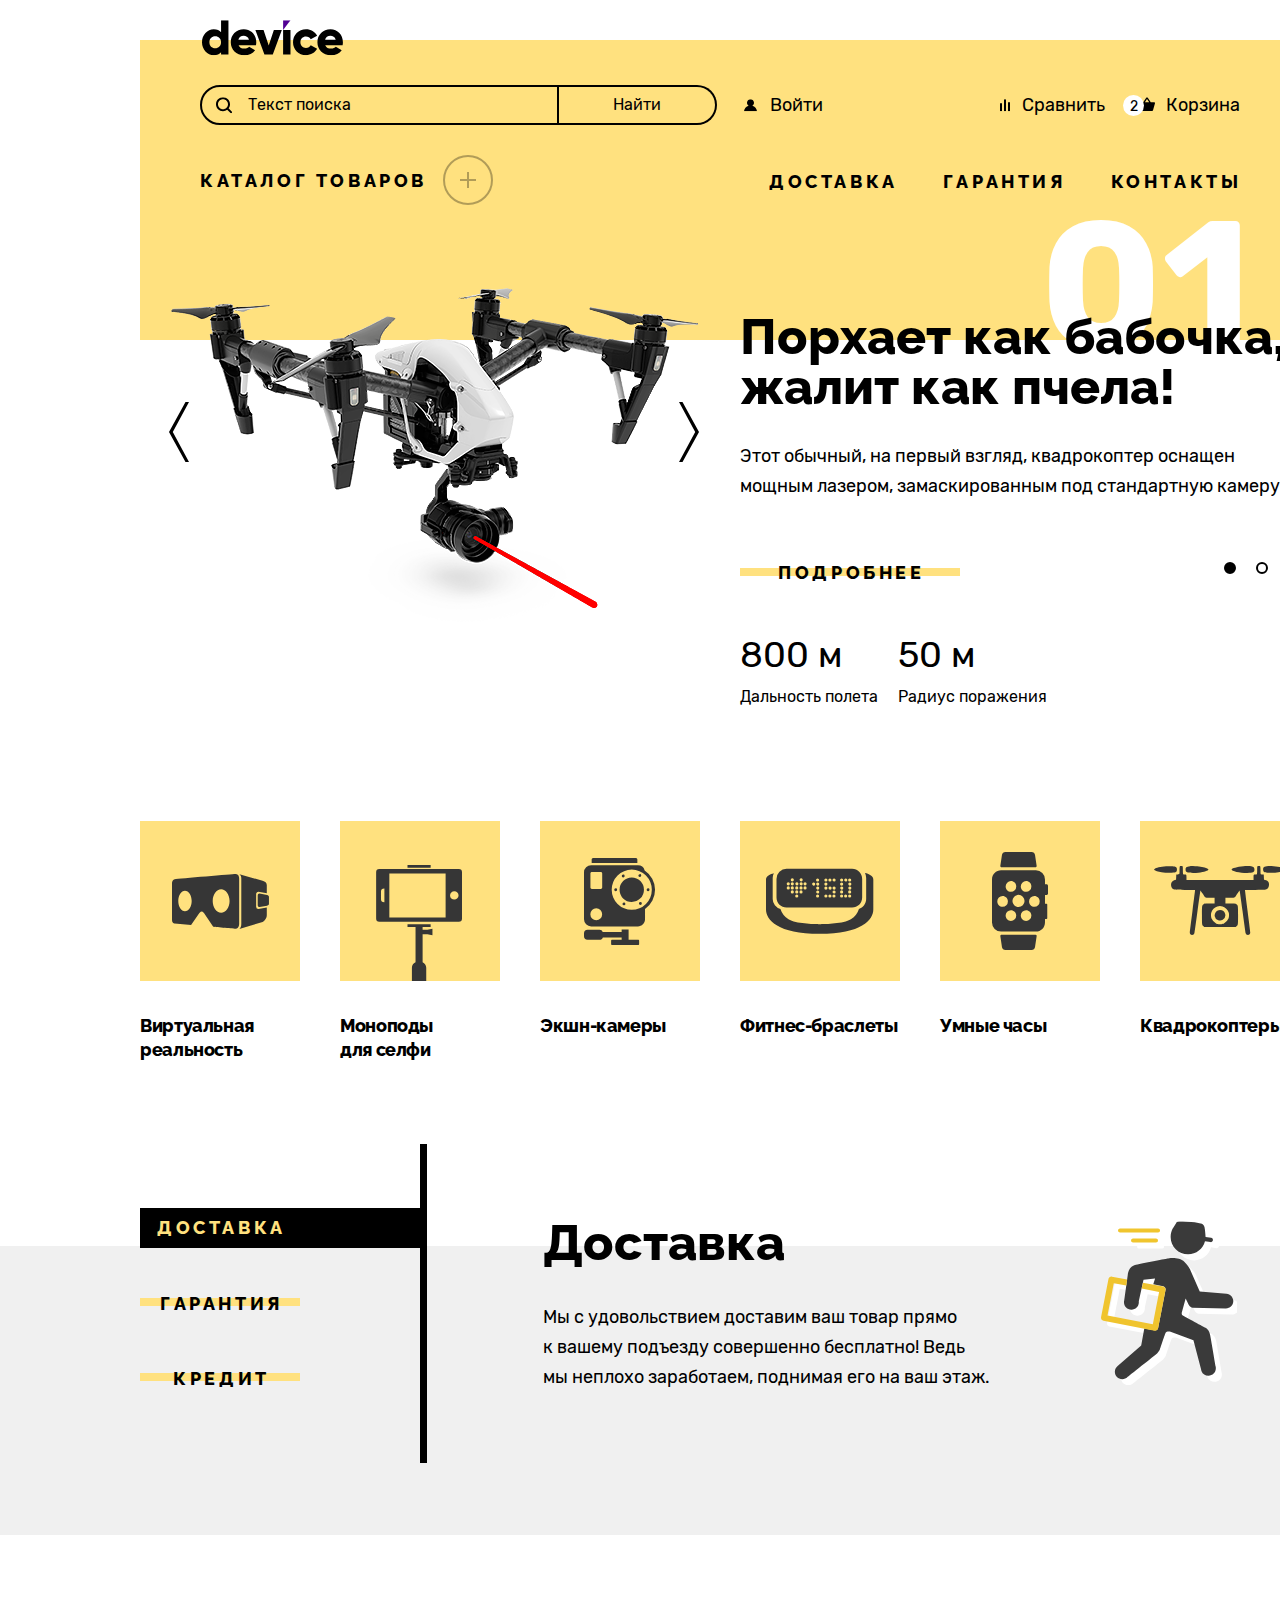
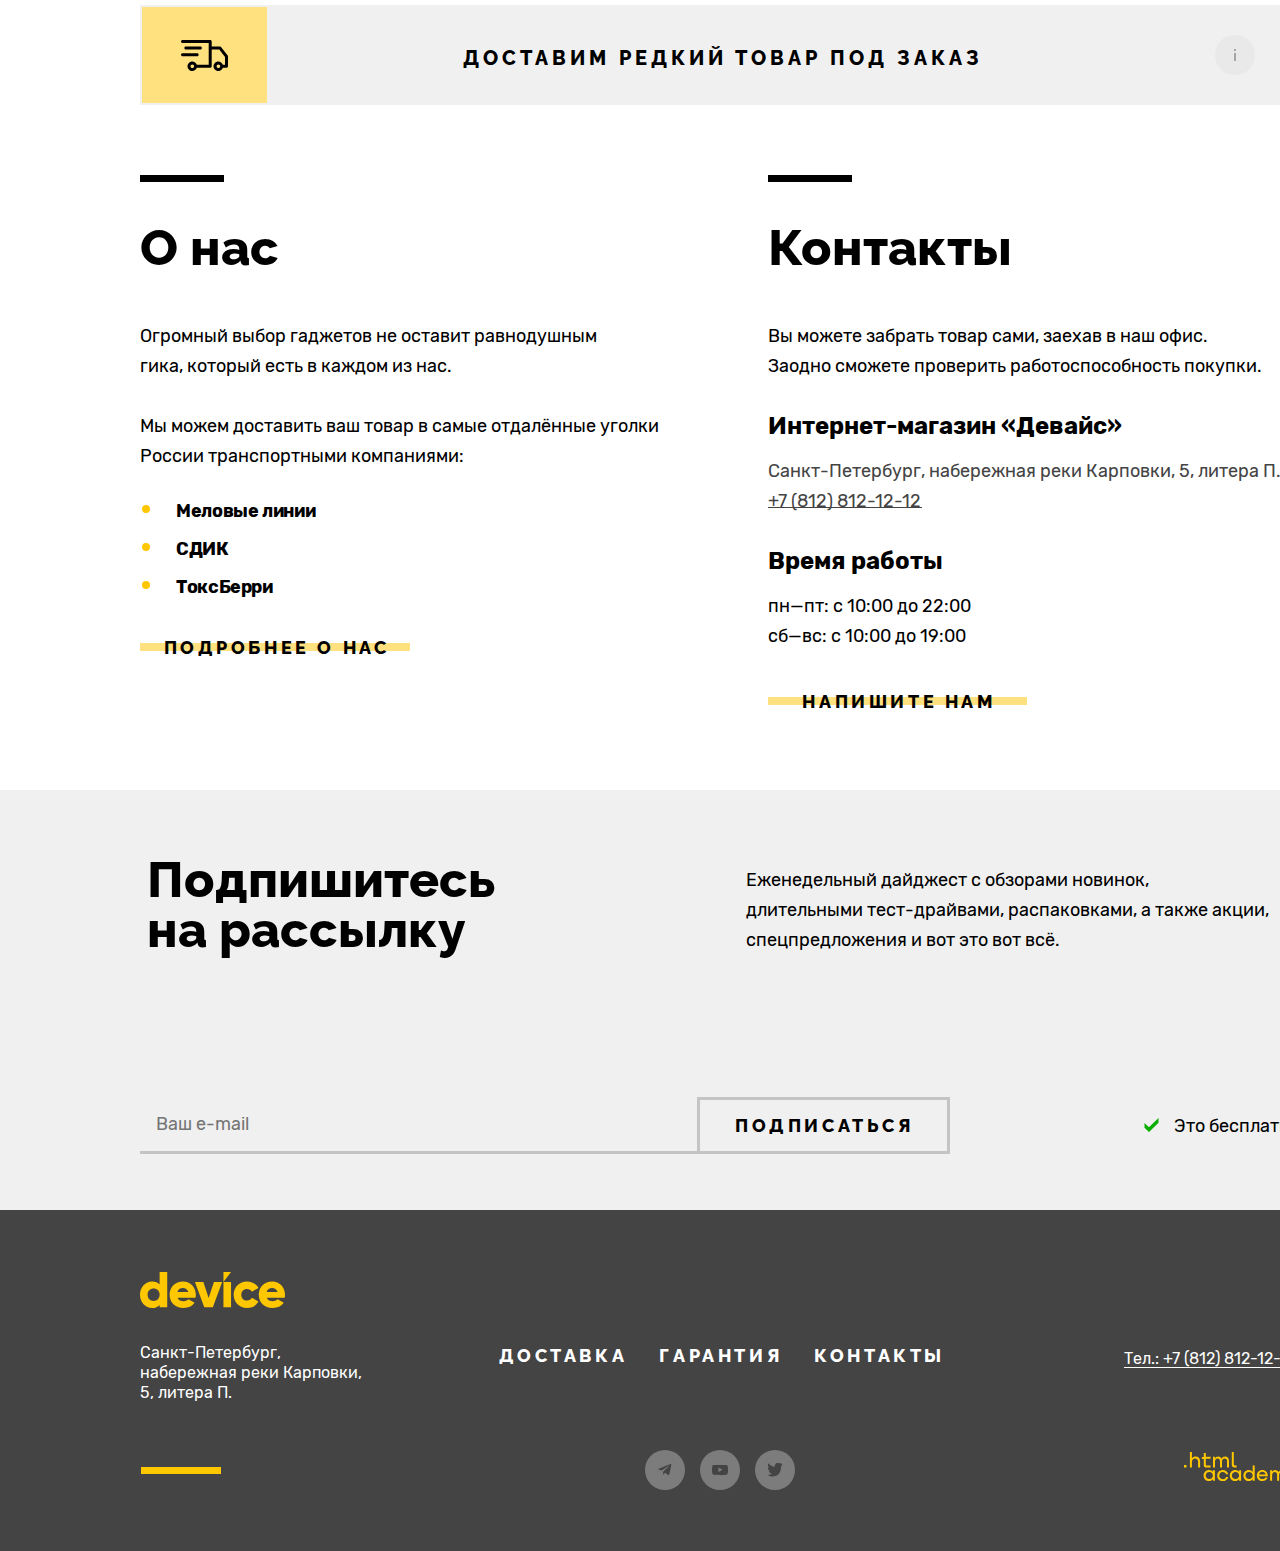
<file: index.html>
<!DOCTYPE html>
<html lang="ru">
  <head>
    <meta charset="utf-8">
    <title>HTML Academy: Девайс</title>
    <link rel="icon" href="favicon.ico">
    <link rel="icon" type="image/png" href="images/favicon.png">
    <link rel="stylesheet" href="styles/styles.css">
  </head>
  <body>
    <header class="page-header container">
      <span class="header-logo">
        <img class="logo" src="images/logo-device.svg" width="145" height="36" alt="Логотип интернет-магазина Device.">
      </span>
      <div class="navigation-user">
        <form class="navigation-search-form" action="#" method="post">
          <label class="visually-hidden" for="header-search">Поиск по сайту.</label>
          <div class="form-field-wrapper">
            <input class="form-field" type="search" name="form-field" id="header-search" placeholder="Текст поиска">
          </div>
          <button class="form-button" type="submit">Найти</button>
        </form>
        <div class="navigation-user-bar">
          <div class="navigation-login-wrapper">
            <a class="navigation-user-link navigation-user-login" href="#">Войти</a>
          </div>
          <a class="navigation-user-link navigation-user-compare" href="#">Сравнить</a>
          <div class="user-cart-wrapper">
            <button class="navigation-user-link cart-button" type="button">
              <span class="navigation-user-link navigation-user-text">Корзина</span>
            </button>
            <div class="cart-container">
              <ul class="cart-list">
                <li class="cart-item">
                  <a class="cart-link" href="#">
                    <img class="cart-image" src="images/catalog/product-card/product-card-small-1.jpg" width="39" height="43" alt="Селфи-палка со смартфоном.">
                    <span class="cart-image-title">Любительская селфи-палка</span>
                  </a>
                  <button class="delete-button" type="button">
                    <span class="visually-hidden">Удалить товар из корзины.</span>
                  </button>
                </li>
                <li class="cart-item">
                  <a class="cart-link" href="#">
                    <img class="cart-image" src="images/catalog/product-card/product-card-small-2.jpg" width="39" height="43" alt="Селфи-палка для профессионалов.">
                    <span class="cart-image-title">Профессиональная селфи-палка</span>
                  </a>
                  <button class="delete-button" type="button">
                    <span class="visually-hidden">Удалить товар из корзины.</span>
                  </button>
                </li>
              </ul>
              <div class="cart-summary">
                <span class="cart-items">Товаров: 2</span>
                <span class="total-price">Сумма: 2000 ₽</span>
              </div>
              <a class="open-cart-button" href="#">Открыть корзину</a>
            </div>
          </div>
        </div>
      </div>
      <nav class="navigation">
        <div class="navigation-catalog">
          <button class="catalog-button" type="button">
            Каталог&nbsp;товаров
            <span class="catalog-dropdown"></span>
          </button>
          <!-- Добавить в тег <a> класс is-active для выделения активной ссылки списка-->
          <div class="navigation-submenu">
            <div class="submenu-catalog">
              <ul class="submenu-list">
                <li class="submenu-item">
                  <a class="submenu-link" href="#">Виртуальная реальность</a>
                </li>
                <li class="submenu-item">
                  <a class="submenu-link" href="catalog.html">Моноподы для cелфи</a>
                </li>
                <li class="submenu-item">
                  <a class="submenu-link" href="#">Экшн-камеры</a>
                </li>
              </ul>
              <ul class="submenu-list">
                <li class="submenu-item">
                  <a class="submenu-link" href="#">Фитнес-браслеты</a>
                </li>
                <li class="submenu-item">
                  <a class="submenu-link" href="#">Умные часы</a>
                </li>
              </ul>
              <ul class="submenu-list">
                <li class="submenu-item">
                  <a class="submenu-link" href="#">Квадрокоптеры</a>
                </li>
              </ul>
            </div>
          </div>
        </div>
        <div class="navigation-list-wrapper">
          <!-- Для активного пункта добавить в тег <a> класс is-active -->
          <ul class="navigation-list">
            <li class="navigation-item">
              <a class="navigation-link" href="#">Доставка</a>
            </li>
            <li class="navigation-item">
              <a class="navigation-link" href="#">Гарантия</a>
            </li>
            <li class="navigation-item">
              <a class="navigation-link" href="#">Контакты</a>
            </li>
          </ul>
        </div>
      </nav>
    </header>
    <main class="main-container">
      <h1 class="visually-hidden">Интернет-магазин Device.</h1>
      <section class="promo-slider container">
        <h2 class="visually-hidden">Промо-баннер.</h2>
        <div class="slider-wrapper">
          <ul class="slider-list">
            <li class="slider-item is-active">
              <div class="slider-image-wrapper">
                <img class="slider-image" src="images/slider/slider-1.png" width="560" height="560" alt="Квадрокоптер.">
              </div>
              <div class="slider-content-block">
                <span class="slider-number">01</span>
                <h3 class="title slider-content-title">Порхает как бабочка,<br>жалит как пчела!</h3>
                <p class="slider-content-text">Этот обычный, на первый взгляд, квадрокоптер оснащен мощным&nbsp;лазером, замаскированным под стандартную&nbsp;камеру.</p>
                <a class="button slider-content-button" href="#">Подробнее</a>
                <dl class="slider-advantages-list">
                  <div class="slider-advantages-item">
                    <dt>800 м</dt>
                    <dd>Дальность полета</dd>
                  </div>
                  <div class="slider-advantages-item">
                    <dt>50 м</dt>
                    <dd>Радиус поражения</dd>
                  </div>
                </dl>
              </div>
            </li>
            <li class="slider-item">
              <div class="slider-image-wrapper">
                <img class="slider-image" src="images/slider/slider-2.png" width="560" height="560" alt="Фитнес-браслет.">
              </div>
              <div class="slider-content-block">
                <span class="slider-number">01</span>
                <h3 class="title slider-content-title">Худеем правильно!</h3>
                <p class="slider-content-text">Мотивирующие фитнес-браслеты помогут найти в себе силы не пропускать занятия и соблюдать диету.</p>
                <a class="button slider-content-button" href="#">Подробнее</a>
                <dl class="slider-advantages-list">
                  <div class="slider-advantages-item">
                    <dt>48 часов</dt>
                    <dd>Без подзарядки</dd>
                  </div>
                </dl>
              </div>
            </li>
            <li class="slider-item">
              <div class="slider-image-wrapper">
                <img class="slider-image" src="images/slider/slider-3.png" width="560" height="560" alt="Палка для селфи.">
              </div>
              <div class="slider-content-block">
                <span class="slider-number">01</span>
                <h3 class="title slider-content-title">Делай селфи, как Бен Стиллер! </h3>
                <p class="slider-content-text">Самая длинная палка для селфи доступна в нашем магазине. Восемь (Восемь, Карл!) метров длиной и весом всего 5 кг.</p>
                <a class="button slider-content-button" href="#">Подробнее</a>
                <dl class="slider-advantages-list">
                  <div class="slider-advantages-item">
                    <dt>8,5 м</dt>
                    <dd>Длина палки</dd>
                  </div>
                  <div class="slider-advantages-item">
                    <dt>5 кг</dt>
                    <dd>Вес палки</dd>
                  </div>
                  <div class="slider-advantages-item">
                    <dt>Карбон</dt>
                    <dd>Материал</dd>
                  </div>
                </dl>
              </div>
            </li>
          </ul>
        </div>
        <button class="slider-button slider-prev" type="button">
          <span class="visually-hidden">Предыдущий слайд.</span>
        </button>
        <button class="slider-button slider-next" type="button">
          <span class="visually-hidden">Следующий слайд.</span>
        </button>
        <ol class="slider-pagination">
          <li class="slider-pagination-item">
            <button class="slider-pagination-button is-active" type="button">
              <span class="visually-hidden">Первый слайд.</span>
            </button>
          </li>
          <li class="slider-pagination-item">
            <button class="slider-pagination-button" type="button">
              <span class="visually-hidden">Второй слайд.</span>
            </button>
          </li>
          <li class="slider-pagination-item">
            <button class="slider-pagination-button" type="button">
              <span class="visually-hidden">Третий слайд.</span>
            </button>
          </li>
        </ol>
      </section>
      <section class="product-type container">
        <h2 class="visually-hidden">Категории товаров.</h2>
        <ul class="product-type-list">
          <li class="product-type-item">
            <a class="product-type-link product-glasses" href="#">
              <h3 class="product-type-text">Виртуальная реальность</h3>
            </a>
          </li>
          <li class="product-type-item">
            <a class="product-type-link product-monopod" href="catalog.html">
              <h3 class="product-type-text">Моноподы для&nbsp;селфи</h3>
            </a>
          </li>
          <li class="product-type-item">
            <a class="product-type-link product-camera" href="#">
              <h3 class="product-type-text">Экшн-камеры</h3>
            </a>
          </li>
          <li class="product-type-item">
            <a class="product-type-link product-braselet" href="#">
              <h3 class="product-type-text">Фитнес-браслеты</h3>
            </a>
          </li>
          <li class="product-type-item">
            <a class="product-type-link product-watch" href="#">
              <h3 class="product-type-text">Умные часы</h3>
            </a>
          </li>
          <li class="product-type-item">
            <a class="product-type-link product-drone" href="#">
              <h3 class="product-type-text">Квадрокоптеры</h3>
            </a>
          </li>
        </ul>
      </section>
      <section class="services">
        <h2 class="visually-hidden">Услуги.</h2>
        <div class="services-wrapper container">
          <ul class="services-buttons-list">
            <li class="services-buttons-item">
              <a class="button services-button is-active" href="#">Доставка</a>
            </li>
            <li class="services-buttons-item">
              <a class="button services-button" href="#">Гарантия</a>
            </li>
            <li class="services-buttons-item">
              <a class="button services-button" href="#">Кредит</a>
            </li>
          </ul>
          <ul class="services-list">
            <li class="services-item is-active">
              <div class="services-content services-delivery">
                <h3 class="title services-title">Доставка</h3>
                <p class="text services-text">Мы с удовольствием доставим ваш товар прямо к&nbsp;вашему подъезду совершенно бесплатно! Ведь мы&nbsp;неплохо заработаем, поднимая его на ваш этаж.</p>
              </div>
            </li>
            <li class="services-item">
              <div class="services-content services-guarantee">
                <h3 class="title services-title">Гарантия</h3>
                <p class="text services-text">Если из-за возгорания купленного у нас товара у вас сгорит дом — не переживайте, мы выдадим вам новый. Товар, не дом, конечно же.</p>
              </div>
            </li>
            <li class="services-item">
              <div class="services-content services-credit">
                <h3 class="title services-title">Кредит</h3>
                <p class="text services-text">Залезть в долговую яму стало проще! Кредитные консультанты подберут для вас наиболее выгодные условия кредита. Выгодные для банка, разумеется.</p>
              </div>
            </li>
          </ul>
        </div>
      </section>
      <section class="delivery container">
        <h2 class="visually-hidden">Доставка под заказ.</h2>
        <button class="delivery-button" type="button">Доставим редкий товар под заказ</button>
      </section>
      <section class="info container">
        <h2 class="visually-hidden">Информация о компании.</h2>
        <div class="about-us">
          <h3 class="title about-us-title">О нас</h3>
          <p class="text about-us-text">Огромный выбор гаджетов не оставит равнодушным гика,&nbsp;который есть в каждом из нас.</p>
          <p class="text about-us-text">Мы можем доставить ваш товар в самые отдалённые уголки России транспортными компаниями:</p>
          <ul class="about-us-list">
            <li class="about-us-item">Меловые линии</li>
            <li class="about-us-item">СДИК</li>
            <li class="about-us-item">ТоксБерри</li>
          </ul>
          <a class="button about-us-button" href="#">Подробнее о нас</a>
        </div>
        <div class="contacts">
          <h3 class="title contacts-title">Контакты</h3>
          <p class="text contacts-text">Вы можете забрать товар сами, заехав в наш офис. Заодно&nbsp;сможете проверить работоспособность покупки.</p>
          <h4 class="contacts-subtitle">Интернет-магазин «Девайс»</h4>
          <address class="contacts-address">Санкт-Петербург, набережная реки Карповки, 5, литера&nbsp;П.</address>
          <div class="contacts-phone">
            <a class="contacts-phone-link" href="tel+78128121212" aria-label="Контактный телефон.">+7 (812) 812-12-12</a>
          </div>
          <h4 class="contacts-subtitle">Время работы</h4>
          <ul class="contacts-shedule-list">
            <li class="contacts-shedule-item">пн—пт: с 10:00 до 22:00</li>
            <li class="contacts-shedule-item">сб—вс: с 10:00 до 19:00</li>
          </ul>
          <a class="button contacts-button" href="#">Напишите нам</a>
        </div>
      </section>
      <section class="subscribe">
        <div class="container">
          <h2 class="visually-hidden">Подписка на новости и спецпредложения.</h2>
          <div class="subscribe-text-wrapper">
            <h3 class="title subscribe-title">Подпишитесь на&nbsp;рассылку</h3>
            <p class="text subscribe-text">Еженедельный дайджест с обзорами новинок, длительными&nbsp;тест-драйвами, распаковками, а также акции, спецпредложения и вот это вот всё.</p>
          </div>
          <div class="subscribe-form-wrapper">
            <form class="subscribe-form" action="https://echo.htmlacademy.ru/" method="post">
              <label for="subscribe-email"></label>
              <!-- При неправильном вводе email к input с классом subscribe-field добавить класс is-invalid -->
              <input class="field subscribe-field" type="email" placeholder="Ваш e-mail" name="subscribe-email" id="subscribe-email" required>
              <button class="subscribe-button" type="submit">Подписаться</button>
            </form>
            <p class="text subscribe-form-text">Это бесплатно</p>
          </div>
          </div>
      </section>
    </main>
    <footer class="page-footer">
      <div class="page-footer-container container">
        <a class="footer-logo" href="#">
          <img class="logo" src="images/logo-footer.svg" width="145" height="36" alt="Логотип интернет-магазина Device.">
        </a>
        <section class="page-footer-contacts-wrapper">
          <h2 class="visually-hidden">Контакты и услуги.</h2>
          <address class="footer-contacts-address">Санкт-Петербург, набережная реки Карповки, 5, литера П.</address>
          <ul class="footer-services-list">
            <li class="footer-services-item">
              <a class="footer-services-link" href="#">Доставка</a>
            </li>
            <li class="footer-services-item">
              <a class="footer-services-link" href="#">Гарантия</a>
            </li>
            <li class="footer-services-item">
              <a class="footer-services-link" href="#">Контакты</a>
            </li>
          </ul>
          <div class="footer-contacts-phone">
            <a class="footer-phone-link" href="tel+78128121212" aria-label="Контактный телефон.">Тел.: +7 (812) 812-12-12</a>
          </div>
        </section>
        <section class="page-footer-social-wrapper">
          <h2 class="visually-hidden">Наша компания в соцсетях.</h2>
          <ul class="footer-social-list">
            <li class="footer-social-item">
              <a class="footer-social-link footer-social-telegram" href="https://t.me/htmlacademy">
                <span class="visually-hidden">Мессенджер Telegram.</span>
              </a>
            </li>
            <li class="footer-social-item">
              <a class="footer-social-link footer-social-youtube" href="https://www.youtube.com/user/htmlacademyru">
                <span class="visually-hidden">Видеохостинг Youtube.</span>
              </a>
            </li>
            <li class="footer-social-item">
            <a class="footer-social-link footer-social-twitter" href="https://twitter.com/htmlacademy_ru">
              <span class="visually-hidden">Социальная сеть twitter.</span>
            </a>
            </li>
          </ul>
          <a class="footer-about-link" href="https://htmlacademy.ru/">
            <svg class="icon-logo-html" aria-hidden="true" focusable="false"  width="115" height="33" viewBox="0 0 115 33" fill="currentColor" xmlns="http://www.w3.org/2000/svg"><path d="M0 12.9v2.6h2.5v-2.6H0ZM11.6 4.5c-1.6 0-2.8.7-3.6 1.7h-.1V0h-2v15.5h2v-5.3c0-2.1 1.3-3.6 3.3-3.6 1.8 0 2.9 1.4 2.9 3.2v5.7h2V9.4c.1-3-1.8-4.9-4.5-4.9ZM26.6 4.8h-4.8V1.1h-2v3.8h-1.9v2h1.9v6c0 1.7 1 2.7 2.7 2.7h4.1v-2h-3.7c-.7 0-1.1-.4-1.1-1.1V6.8h4.8v-2ZM41.1 4.6c-1.6 0-2.9.8-3.5 2.1h-.1c-.6-1.2-1.8-2.1-3.4-2.1-1.4 0-2.5.8-3.1 1.8h-.1V4.8H29v10.6h2V10c0-2 1-3.5 2.6-3.5 1.5 0 2.4 1 2.4 2.6v6.3h2V9.8c0-2.4 1.4-3.3 2.6-3.3 1.5 0 2.4 1 2.4 2.6v6.3h2V8.9c.1-2.5-1.4-4.3-3.9-4.3ZM47.8 12.7c0 1.7 1 2.7 2.8 2.7h2v-2h-1.7c-.7 0-1.1-.4-1.1-1.1V0h-2v12.7ZM28.9 19.7c-.9-1.1-2.2-1.8-3.9-1.8-3.1 0-5.4 2.3-5.4 5.6s2.3 5.6 5.4 5.6c1.8 0 3-.8 3.8-1.9h.1v1.6h2V18.2h-2v1.5Zm-3.6 7.4c-2.2 0-3.6-1.6-3.6-3.6s1.4-3.6 3.6-3.6 3.6 1.6 3.6 3.6c0 1.9-1.4 3.6-3.6 3.6ZM44.2 22c-.5-2.4-2.6-4.1-5.4-4.1a5.4 5.4 0 0 0-5.6 5.6c0 3.1 2.2 5.6 5.6 5.6 2.8 0 4.9-1.8 5.4-4.2h-2.1a3.4 3.4 0 0 1-3.3 2.3c-2.2 0-3.6-1.6-3.6-3.6s1.4-3.6 3.6-3.6c1.6 0 2.8 1 3.3 2.2h2.1V22ZM55.1 19.7c-.9-1.1-2.2-1.8-3.9-1.8-3.1 0-5.4 2.3-5.4 5.6s2.3 5.6 5.4 5.6c1.8 0 3-.8 3.8-1.9h.1v1.6h2V18.2h-2v1.5Zm-3.6 7.4c-2.2 0-3.6-1.6-3.6-3.6s1.4-3.6 3.6-3.6 3.6 1.6 3.6 3.6c0 1.9-1.5 3.6-3.6 3.6ZM68.7 19.8c-.9-1.1-2.2-1.9-3.9-1.9-3.1 0-5.4 2.3-5.4 5.6s2.2 5.6 5.4 5.6c1.7 0 3-.8 3.8-1.8h.1v1.5h2V13.4h-2v6.4Zm-3.6 7.3c-2.2 0-3.6-1.6-3.6-3.6s1.4-3.6 3.6-3.6 3.6 1.6 3.6 3.6c-.1 2-1.5 3.6-3.6 3.6ZM78.3 17.9c-3.3 0-5.5 2.5-5.5 5.6 0 3 2.1 5.6 5.5 5.6 2.5 0 4.5-1.3 5.2-3.6h-2.1c-.5 1-1.6 1.6-3 1.6-1.9 0-3.3-1.3-3.4-2.9h8.8c.2-3.6-2-6.3-5.5-6.3Zm0 1.9c1.7 0 3 1 3.3 2.6h-6.5c.3-1.5 1.5-2.6 3.2-2.6ZM98.2 17.9c-1.6 0-2.9.8-3.6 2h-.1c-.6-1.2-1.8-2-3.4-2-1.4 0-2.5.7-3.1 1.8v-1.5h-1.9v10.6h2v-5.4c0-2 1-3.4 2.6-3.5 1.5 0 2.4 1 2.4 2.6v6.3h2v-5.6c0-2.4 1.4-3.3 2.6-3.3 1.5 0 2.4 1 2.4 2.6v6.3h2v-6.5c.1-2.6-1.4-4.4-3.9-4.4ZM109.4 27l-3.6-8.9h-2.2l4.8 11.6c-.3.9-.7 1.2-1.7 1.2h-2.5v2h2.5c1.8 0 2.8-.8 3.5-2.6l4.7-12.2h-2.1l-3.4 8.9Z"/></svg>
            <span class="visually-hidden">Логотип htmlacademy.</span>
          </a>
        </section>
      </div>
    </footer>
    <div class="modal-container modal-container-close">
      <div class="modal modal-order">
        <button class="modal-close-button" type="button">
          <span class="visually-hidden">Закрыть.</span>
        </button>
        <section class="modal-content">
          <h2 class="modal-title">Доставка под заказ</h2>
          <form class="order-form" action="https://echo.htmlacademy.ru" method="post">
            <div class="field-group name">
              <label class="field-group-label" for="order-name">Ваше имя:</label>
              <input class="order-form-field field-name" type="text" id="order-name" name="order-name" placeholder="Введите имя" required>
              <span class="order-form-text">Добавьте имя</span>
            </div>
            <div class="field-group email">
              <label class="field-group-label" for="user-email">Ваш e-mail:</label>
              <!-- Добавить класс is-invalid к <input> c классом field-email при неправильном заполнении поля ввода e-mail для показа сообщения -->
              <input class="order-form-field field-email" type="email" id="user-email" name="order-email" placeholder="Введите email" required>
              <span class="order-form-text order-form-text-error">Забавный у вас адрес</span>
            </div>
            <div class="field-group something">
              <label class="field-group-label" for="order-product">Что нужно привезти:</label>
              <input class="order-form-field" type="text" id="order-product" name="order-product" placeholder="В свободной форме" required>
            </div>
            <div class="field-group amount">
              <div class="form-label-icon">
                <label class="field-group-label" for="order-amount">Количество:</label>
              <span class="tooltip">
                <button class="tooltip-toggle" type="button" aria-labelledby="tooltip-label"></button>
                <span class="tooltip-text" role="tooltip" id="tooltip-label">Постараемся найти, сколько нужно. Привезём сколько получится по требованиям к&nbsp;провозу багажа.</span>
              </span>
              </div>
              <!-- Добавить класс is-invalid к <div> c классом amount-wrapper при введенном количестве в input с классом field-amount значение 0 и меньше-->
              <div class="amount-wrapper">
                <button class="modal-button button-minus" type="button">
                  <span class="visually-hidden">Уменьшить количество на единицу.</span>
                </button>
                <input class="order-form-field field-amount" type="number" id="order-amount" name="order-amount" placeholder="1" value="1" min="0">
                <button class="modal-button button-plus" type="button">
                  <span class="visually-hidden">Увеличить количество на единицу.</span>
                </button>
              </div>
            </div>
           <button class="button order-form-button" type="submit">Отправить</button>
          </form>
        </section>
      </div>
    </div>
    <script src="./js/index.js"></script>
  </body>
</html>
</file>
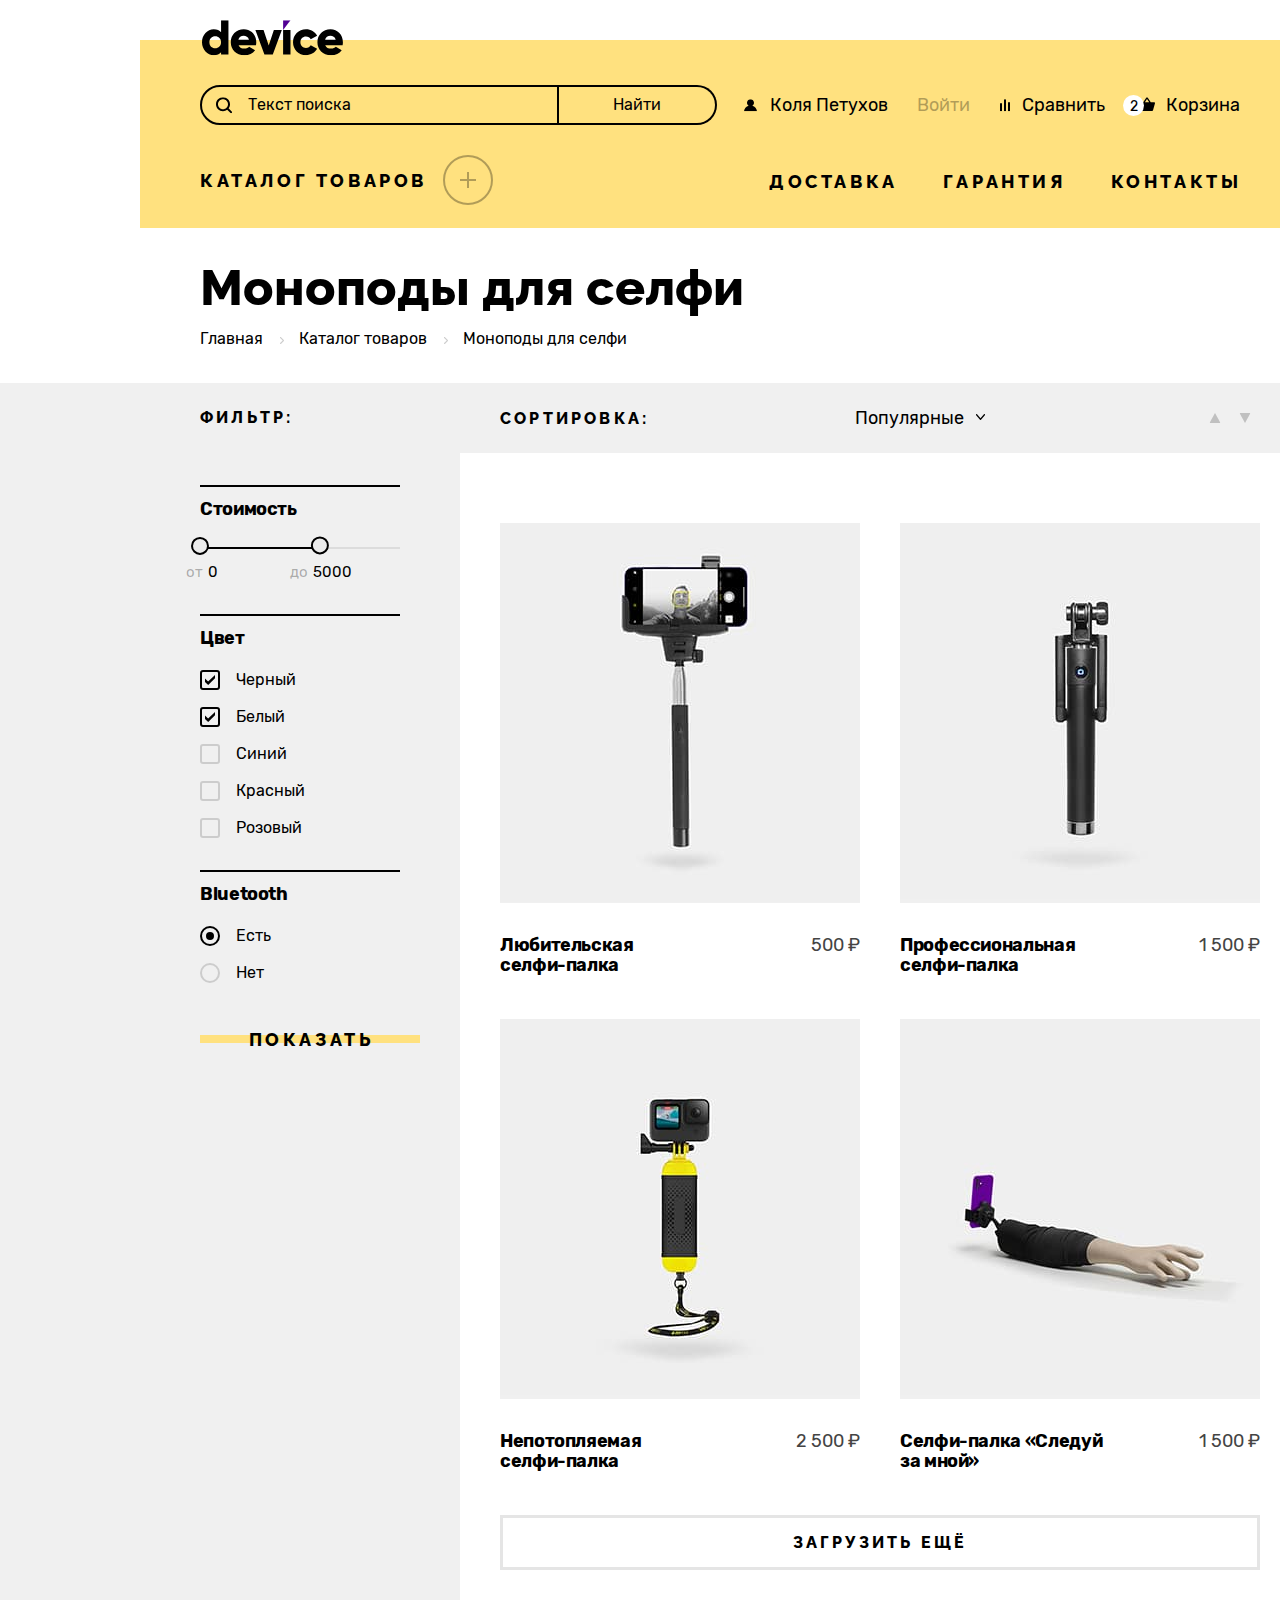
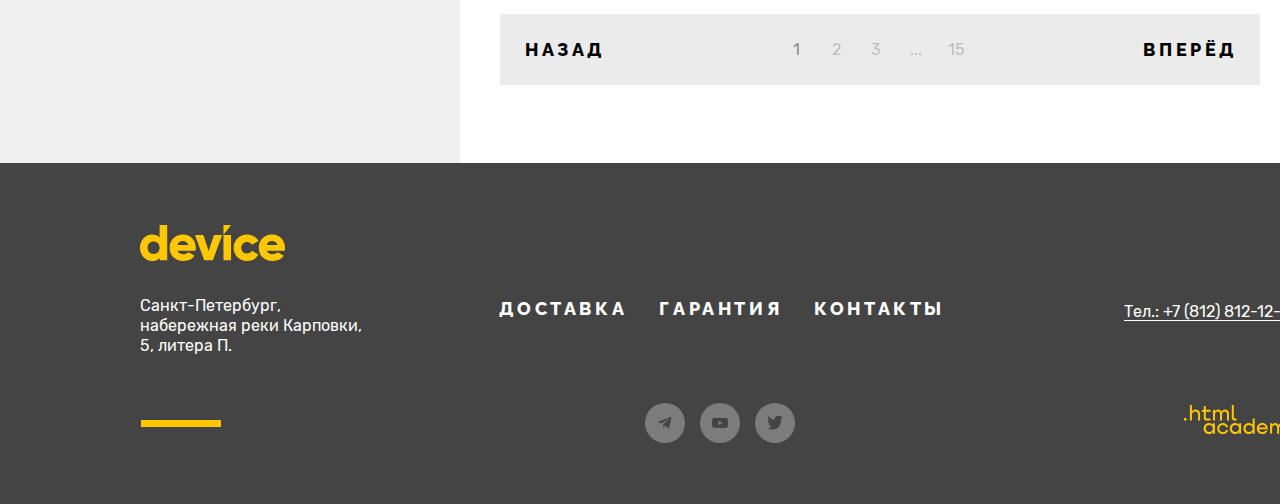
<file: catalog.html>
<!DOCTYPE html>
<html lang="ru">
  <head>
    <meta charset="utf-8">
    <title>HTML Academy: Девайс</title>
    <link rel="icon" href="favicon.ico">
    <link rel="icon" type="image/png" href="images/favicon.png">
    <link rel="stylesheet" href="styles/styles.css">
  </head>
  <body>
    <header class="page-header container">
      <a class="header-logo" href="index.html">
        <img class="logo" src="images/logo-device.svg" width="145" height="36" alt="Логотип интернет-магазина Device.">
      </a>
      <div class="navigation-user">
        <form class="navigation-search-form" action="#" method="post">
          <label class="visually-hidden" for="header-search">Поиск по сайту.</label>
          <div class="form-field-wrapper">
            <input class="form-field" type="search" name="form-field" id="header-search" placeholder="Текст поиска">
          </div>
          <button class="form-button" type="submit">Найти</button>
        </form>
        <div class="navigation-user-bar">
          <div class="navigation-login-wrapper">
            <a class="navigation-user-link navigation-user-login" href="#">Коля Петухов</a>
            <a class="navigation-user-link navigation-user-exit" href="#">Войти</a>
          </div>
          <a class="navigation-user-link navigation-user-compare" href="#">Сравнить</a>
          <div class="user-cart-wrapper">
            <button class="navigation-user-link cart-button" type="button">
              <span class="navigation-user-link navigation-user-text">Корзина</span>
            </button>
            <div class="cart-container">
              <ul class="cart-list">
                <li class="cart-item">
                  <a class="cart-link" href="#">
                    <img class="cart-image" src="images/catalog/product-card/product-card-small-1.jpg" width="39" height="43" alt="Селфи-палка со смартфоном.">
                    <span class="cart-image-title">Любительская селфи-палка</span>
                  </a>
                  <button class="delete-button" type="button">
                    <span class="visually-hidden">Удалить товар из корзины.</span>
                  </button>
                </li>
                <li class="cart-item">
                  <a class="cart-link" href="#">
                    <img class="cart-image" src="images/catalog/product-card/product-card-small-2.jpg" width="39" height="43" alt="Селфи-палка для профессионалов.">
                    <span class="cart-image-title">Профессиональная селфи-палка</span>
                  </a>
                  <button class="delete-button" type="button">
                    <span class="visually-hidden">Удалить товар из корзины.</span>
                  </button>
                </li>
              </ul>
              <div class="cart-summary">
                <span class="cart-items">Товаров: 2</span>
                <span class="total-price">Сумма: 2000 ₽</span>
              </div>
              <a class="open-cart-button" href="#">Открыть корзину</a>
            </div>
          </div>
        </div>
      </div>
      <nav class="navigation">
        <div class="navigation-catalog">
          <button class="catalog-button" type="button">
            Каталог&nbsp;товаров
            <span class="catalog-dropdown"></span>
          </button>
          <!-- Добавить в тег <a> класс is-active для выделения активной ссылки списка-->
          <div class="navigation-submenu navigation-submenu-open">
            <div class="submenu-catalog">
              <ul class="submenu-list">
                <li class="submenu-item">
                  <a class="submenu-link" href="#">Виртуальная реальность</a>
                </li>
                <li class="submenu-item">
                  <a class="submenu-link is-active" href="catalog.html">Моноподы для cелфи</a>
                </li>
                <li class="submenu-item">
                  <a class="submenu-link" href="#">Экшн-камеры</a>
                </li>
              </ul>
              <ul class="submenu-list">
                <li class="submenu-item">
                  <a class="submenu-link" href="#">Фитнес-браслеты</a>
                </li>
                <li class="submenu-item">
                  <a class="submenu-link" href="#">Умные часы</a>
                </li>
              </ul>
              <ul class="submenu-list">
                <li class="submenu-item">
                  <a class="submenu-link" href="#">Квадрокоптеры</a>
                </li>
              </ul>
            </div>
          </div>
        </div>
        <div class="navigation-list-wrapper">
          <!-- Для активного пункта добавить в тег <a> класс is-active -->
          <ul class="navigation-list">
            <li class="navigation-item">
              <a class="navigation-link" href="#">Доставка</a>
            </li>
            <li class="navigation-item">
              <a class="navigation-link" href="#">Гарантия</a>
            </li>
            <li class="navigation-item">
              <a class="navigation-link" href="#">Контакты</a>
            </li>
          </ul>
        </div>
      </nav>
    </header>
    <main class="main-inner">
      <header class="inner-header container">
        <h1 class="title inner-header-title">Моноподы для селфи</h1>
        <ul class="breadcrumbs">
          <li class="breadcrumbs-item">
            <a class="breadcrumbs-link" href="index.html">Главная</a>
          </li>
          <li class="breadcrumbs-item">
            <a class="breadcrumbs-link" href="#">Каталог товаров</a>
          </li>
          <li class="breadcrumbs-item">
            <a class="breadcrumbs-link">Моноподы для селфи</a>
          </li>
        </ul>
      </header>
      <div class="catalog-wrapper">
        <div class="catalog container">
          <section class="inner-filter">
            <h2 class="filter-title">Фильтр:</h2>
            <form class="catalog-filter" action="https://echo.htmlacademy.ru/" method="get">
              <fieldset class="catalog-filter-group">
                <legend class="catalog-filter-title">Стоимость</legend>
                <div class="range">
                  <div class="range-scale">
                    <div class="range-bar">
                      <button class="range-toggle toggle-min" type="button">
                        <span class="visually-hidden">Изменить минимальную цену.</span>
                      </button>
                      <button class="range-toggle toggle-max" type="button">
                        <span class="visually-hidden">Изменить максимальную цену.</span>
                      </button>
                    </div>
                  </div>
                  <div class="range-wrapper-inputs">
                    <div class="price-wrapper">
                      <label class="catalog-filter-label">от
                        <input class="range-input" type="number" value="0" name="min-price">
                      </label>
                    </div>
                    <div class="price-wrapper">
                      <label class="catalog-filter-label">до
                        <input class="range-input" type="number" value="5000" name="max-price">
                      </label>
                    </div>
                  </div>
                </div>
              </fieldset>
              <fieldset class="catalog-filter-group">
                <legend class="catalog-filter-title">Цвет</legend>
                <ul class="catalog-filter-list">
                  <li class="catalog-filter-item">
                    <label class="control">
                      <input class="control-input visually-hidden" type="checkbox" name="black" value="black" checked>
                      <span class="control-mark"></span>
                      <span class="control-label">Черный</span>
                    </label>
                  </li>
                  <li class="catalog-filter-item">
                    <label class="control">
                      <input class="control-input visually-hidden" type="checkbox" name="white" value="white" checked>
                      <span class="control-mark"></span>
                      <span class="control-label">Белый</span>
                    </label>
                  </li>
                  <li class="catalog-filter-item">
                    <label class="control">
                      <input class="control-input visually-hidden" type="checkbox" name="blue" value="blue">
                      <span class="control-mark"></span>
                      <span class="control-label">Синий</span>
                    </label>
                  </li>
                  <li class="catalog-filter-item">
                    <label class="control">
                      <input class="control-input visually-hidden" type="checkbox" name="red" value="red">
                      <span class="control-mark"></span>
                      <span class="control-label">Красный</span>
                    </label>
                  </li>
                  <li class="catalog-filter-item">
                    <label class="control">
                      <input class="control-input visually-hidden" type="checkbox" name="pink" value="pink">
                      <span class="control-mark"></span>
                      <span class="control-label">Розовый</span>
                    </label>
                  </li>
                </ul>
              </fieldset>
              <fieldset class="catalog-filter-group">
                <legend class="catalog-filter-title">Bluetooth</legend>
                <ul class="catalog-filter-list">
                  <li class="catalog-filter-item">
                    <label class="control">
                      <input class="control-input visually-hidden" type="radio" name="product-group" value="true" checked>
                      <span class="control-mark"></span>
                      <span class="control-label">Есть</span>
                    </label>
                  </li>
                  <li class="catalog-filter-item">
                    <label class="control">
                      <input class="control-input visually-hidden" type="radio" name="product-group" value="false">
                      <span class="control-mark"></span>
                      <span class="control-label">Нет</span>
                    </label>
                  </li>
                </ul>
              </fieldset>
              <button class="button catalog-filter-button" type="submit">Показать</button>
            </form>
          </section>
          <div class="right-column-wrapper">
            <div class="sorting-wrapper">
              <h2 class="filter-title">Сортировка:</h2>
              <select class="select-control" aria-label="Сортировка.">
                <option value="popular">Популярные</option>
                <option value="cheap">Дешевые</option>
                <option value="expensive">Дорогие</option>
              </select>
              <div class="card-toggle">
                <button class="button-sort button-up" type="button">
                  <span class="visually-hidden">Вниз.</span>
                </button>
                <button class="button-sort button-down" type="button">
                  <span class="visually-hidden">Вверх.</span>
                </button>
              </div>
            </div>
            <section class="product-card">
              <h2 class="visually-hidden">Каталог товаров.</h2>
              <ul class="product-card-list">
                <li class="product-card-item">
                  <!-- Добавить класс new-product к ссылке с классом product-card-link для отображения знака нового продукта -->
                  <a class="product-card-link" href="product.html">
                    <img class="product-card-image" src="images/catalog/product-card/product-card-1.jpg" width="360" height="380" alt="Любительская селфи-палка.">
                    <h3 class="product-card-title">Любительская<br>селфи-палка</h3>
                    <span class="product-card-price">500 ₽</span>
                    <span class="product-card-text button">Подробнее</span>
                  </a>
                </li>
                <li class="product-card-item">
                  <a class="product-card-link" href="product.html">
                    <img class="product-card-image" src="images/catalog/product-card/product-card-2.jpg" width="360" height="380" alt="Профессиональная селфи-палка.">
                    <h3 class="product-card-title">Профессиональная селфи-палка</h3>
                    <span class="product-card-price">1 500 ₽</span>
                    <span class="product-card-text button">Подробнее</span>
                  </a>
                </li>
                <li class="product-card-item">
                  <a class="product-card-link" href="product.html">
                    <img class="product-card-image" src="images/catalog/product-card/product-card-3.jpg" width="360" height="380" alt="Непотопляемая селфи-палка.">
                    <h3 class="product-card-title">Непотопляемая<br>селфи-палка</h3>
                    <span class="product-card-price">2 500 ₽</span>
                    <span class="product-card-text button">Подробнее</span>
                  </a>
                </li>
                <li class="product-card-item">
                  <a class="product-card-link" href="product.html">
                    <img class="product-card-image" src="images/catalog/product-card/product-card-4.jpg" width="360" height="380" alt="Селфи-палка «Следуй за мной».">
                    <h3 class="product-card-title">Селфи-палка «Следуй за&nbsp;мной»</h3>
                    <span class="product-card-price">1 500 ₽</span>
                    <span class="product-card-text button">Подробнее</span>
                  </a>
                </li>
              </ul>
              <button class="button-show-more" type="button">Загрузить ещё</button>
              <div class="pagination-wrapper">
                <a class="pagination-button pagination-prev">Назад</a>
                <ol class="pagination-list">
                  <li class="pagination-item">
                    <span class="pagination-link is-active">1</span>
                  </li>
                  <li class="pagination-item">
                    <a class="pagination-link" href="#">2</a>
                  </li>
                  <li class="pagination-item">
                    <a class="pagination-link" href="#">3</a>
                  </li>
                  <li class="pagination-item">
                    <span class="pagination-link">...</span>
                  </li>
                  <li class="pagination-item">
                    <a class="pagination-link" href="#">15</a>
                  </li>
                </ol>
                <a class="pagination-button pagination-next" href="#">Вперёд</a>
              </div>
            </section>
          </div>
        </div>
      </div>
    </main>
    <footer class="page-footer">
      <div class="page-footer-container container">
        <a class="footer-logo" href="#">
          <img class="logo" src="images/logo-footer.svg" width="145" height="36" alt="Логотип интернет-магазина Device.">
        </a>
        <section class="page-footer-contacts-wrapper">
          <h2 class="visually-hidden">Контакты и услуги.</h2>
          <address class="footer-contacts-address">Санкт-Петербург, набережная реки Карповки, 5, литера П.</address>
          <ul class="footer-services-list">
            <li class="footer-services-item">
              <a class="footer-services-link" href="#">Доставка</a>
            </li>
            <li class="footer-services-item">
              <a class="footer-services-link" href="#">Гарантия</a>
            </li>
            <li class="footer-services-item">
              <a class="footer-services-link" href="#">Контакты</a>
            </li>
          </ul>
          <div class="footer-contacts-phone">
            <a class="footer-phone-link" href="tel+78128121212" aria-label="Контактный телефон.">Тел.: +7 (812) 812-12-12</a>
          </div>
        </section>
        <section class="page-footer-social-wrapper">
          <h2 class="visually-hidden">Наша компания в соцсетях.</h2>
          <ul class="footer-social-list">
            <li class="footer-social-item">
              <a class="footer-social-link footer-social-telegram" href="https://t.me/htmlacademy">
                <span class="visually-hidden">Мессенджер Telegram.</span>
              </a>
            </li>
            <li class="footer-social-item">
              <a class="footer-social-link footer-social-youtube" href="https://www.youtube.com/user/htmlacademyru">
                <span class="visually-hidden">Видеохостинг Youtube.</span>
              </a>
            </li>
            <li class="footer-social-item">
            <a class="footer-social-link footer-social-twitter" href="https://twitter.com/htmlacademy_ru">
              <span class="visually-hidden">Социальная сеть twitter.</span>
            </a>
            </li>
          </ul>
          <a class="footer-about-link" href="https://htmlacademy.ru/">
            <svg class="icon-logo-html" aria-hidden="true" focusable="false"  width="115" height="33" viewBox="0 0 115 33" fill="currentColor" xmlns="http://www.w3.org/2000/svg"><path d="M0 12.9v2.6h2.5v-2.6H0ZM11.6 4.5c-1.6 0-2.8.7-3.6 1.7h-.1V0h-2v15.5h2v-5.3c0-2.1 1.3-3.6 3.3-3.6 1.8 0 2.9 1.4 2.9 3.2v5.7h2V9.4c.1-3-1.8-4.9-4.5-4.9ZM26.6 4.8h-4.8V1.1h-2v3.8h-1.9v2h1.9v6c0 1.7 1 2.7 2.7 2.7h4.1v-2h-3.7c-.7 0-1.1-.4-1.1-1.1V6.8h4.8v-2ZM41.1 4.6c-1.6 0-2.9.8-3.5 2.1h-.1c-.6-1.2-1.8-2.1-3.4-2.1-1.4 0-2.5.8-3.1 1.8h-.1V4.8H29v10.6h2V10c0-2 1-3.5 2.6-3.5 1.5 0 2.4 1 2.4 2.6v6.3h2V9.8c0-2.4 1.4-3.3 2.6-3.3 1.5 0 2.4 1 2.4 2.6v6.3h2V8.9c.1-2.5-1.4-4.3-3.9-4.3ZM47.8 12.7c0 1.7 1 2.7 2.8 2.7h2v-2h-1.7c-.7 0-1.1-.4-1.1-1.1V0h-2v12.7ZM28.9 19.7c-.9-1.1-2.2-1.8-3.9-1.8-3.1 0-5.4 2.3-5.4 5.6s2.3 5.6 5.4 5.6c1.8 0 3-.8 3.8-1.9h.1v1.6h2V18.2h-2v1.5Zm-3.6 7.4c-2.2 0-3.6-1.6-3.6-3.6s1.4-3.6 3.6-3.6 3.6 1.6 3.6 3.6c0 1.9-1.4 3.6-3.6 3.6ZM44.2 22c-.5-2.4-2.6-4.1-5.4-4.1a5.4 5.4 0 0 0-5.6 5.6c0 3.1 2.2 5.6 5.6 5.6 2.8 0 4.9-1.8 5.4-4.2h-2.1a3.4 3.4 0 0 1-3.3 2.3c-2.2 0-3.6-1.6-3.6-3.6s1.4-3.6 3.6-3.6c1.6 0 2.8 1 3.3 2.2h2.1V22ZM55.1 19.7c-.9-1.1-2.2-1.8-3.9-1.8-3.1 0-5.4 2.3-5.4 5.6s2.3 5.6 5.4 5.6c1.8 0 3-.8 3.8-1.9h.1v1.6h2V18.2h-2v1.5Zm-3.6 7.4c-2.2 0-3.6-1.6-3.6-3.6s1.4-3.6 3.6-3.6 3.6 1.6 3.6 3.6c0 1.9-1.5 3.6-3.6 3.6ZM68.7 19.8c-.9-1.1-2.2-1.9-3.9-1.9-3.1 0-5.4 2.3-5.4 5.6s2.2 5.6 5.4 5.6c1.7 0 3-.8 3.8-1.8h.1v1.5h2V13.4h-2v6.4Zm-3.6 7.3c-2.2 0-3.6-1.6-3.6-3.6s1.4-3.6 3.6-3.6 3.6 1.6 3.6 3.6c-.1 2-1.5 3.6-3.6 3.6ZM78.3 17.9c-3.3 0-5.5 2.5-5.5 5.6 0 3 2.1 5.6 5.5 5.6 2.5 0 4.5-1.3 5.2-3.6h-2.1c-.5 1-1.6 1.6-3 1.6-1.9 0-3.3-1.3-3.4-2.9h8.8c.2-3.6-2-6.3-5.5-6.3Zm0 1.9c1.7 0 3 1 3.3 2.6h-6.5c.3-1.5 1.5-2.6 3.2-2.6ZM98.2 17.9c-1.6 0-2.9.8-3.6 2h-.1c-.6-1.2-1.8-2-3.4-2-1.4 0-2.5.7-3.1 1.8v-1.5h-1.9v10.6h2v-5.4c0-2 1-3.4 2.6-3.5 1.5 0 2.4 1 2.4 2.6v6.3h2v-5.6c0-2.4 1.4-3.3 2.6-3.3 1.5 0 2.4 1 2.4 2.6v6.3h2v-6.5c.1-2.6-1.4-4.4-3.9-4.4ZM109.4 27l-3.6-8.9h-2.2l4.8 11.6c-.3.9-.7 1.2-1.7 1.2h-2.5v2h2.5c1.8 0 2.8-.8 3.5-2.6l4.7-12.2h-2.1l-3.4 8.9Z"/></svg>
            <span class="visually-hidden">Логотип htmlacademy.</span>
          </a>
        </section>
      </div>
    </footer>
  </body>
</html>
</file>
<file: styles/styles.css>
@font-face {
  font-family: "Raleway";
  src: url("../fonts/raleway/raleway-800.woff2") format("woff2");
  font-style: normal;
  font-weight: 800;
  font-display: swap;
}

@font-face {
  font-family: "Rubik";
  src: url("../fonts/rubik/rubik-400.woff2") format("woff2");
  font-style: normal;
  font-weight: 400;
  font-display: swap;
}

@font-face {
  font-family: "Rubik";
  src: url("../fonts/rubik/rubik-700.woff2") format("woff2");
  font-style: normal;
  font-weight: 700;
  font-display: swap;
}

*,
*::before,
*::after {
  box-sizing: border-box;
}

img {
  max-width: 100%;
  object-fit: contain;
}

.visually-hidden {
  position: absolute;
  width: 1px;
  height: 1px;
  margin: -1px;
  padding: 0;
  border: 0;
  clip: rect(0 0 0 0);
  overflow: hidden;
}

html {
  height: 100%;
}

body {
  min-width: 1440px;
  margin: 0;
  font-family: "Rubik", sans-serif;
  font-size: 18px;
  line-height: 30px;
  font-weight: 400;
  color: #000000;
  background-color: #ffffff;
}

.container {
  width: 1240px;
  margin: 0 auto;
  padding: 0 40px;
}

.button {
  position: relative;
  display: inline-block;
  padding: 10px 10px 9px 13px;
  font-family: "Raleway", sans-serif;
  font-size: 18px;
  line-height: 21px;
  font-weight: 800;
  letter-spacing: 0.2em;
  text-align: center;
  color: #000000;
  text-decoration: none;
  text-transform: uppercase;
  border: none;
  cursor: pointer;
}

.button::before {
  content: "";
  position: absolute;
  left: 0;
  top: 41%;
  z-index: -1;
  width: 100%;
  height: 8px;
  background-color: #ffe17f;
}

.button:hover::before {
  height: 100%;
  top: 0;
}

.button:focus {
  outline: 2px solid #af4fff;
}

.button:active::before {
  height: 100%;
  top: 0;
  background-color: #ffcc33;
}

.button:disabled,
.subscribe-button:disabled,
.button-show-more:disabled {
  opacity: 0.3;
  cursor: default;
}

.button-disabled:focus,
.button-disabled:hover,
.button:disabled:hover {
  color: rgba(0, 0, 0, 0.3);
  cursor: default;
}

.title {
  margin: 0;
  font-family: "Raleway", sans-serif;
  font-size: 50px;
  line-height: 50px;
  font-weight: 800;
}

.text {
  margin: 0;
}

.field {
  padding: 10px 16px 11px;
  font-family: "Rubik", sans-serif;
  font-size: 18px;
  line-height: 30px;
  font-weight: 400;
  color: #444444;
}

.page-header {
  position: relative;
  width: 1160px;
  padding: 20px 60px 22px;
  background-image: linear-gradient(transparent 40px, #ffe17f 40px);
}

.header-logo {
  display: inline-block;
  width: 145px;
  height: 36px;
  margin-bottom: 29px;
}

.header-logo:hover,
.footer-logo:hover,
.breadcrumbs-link:hover,
.select-control:hover,
.contacts-phone-link:hover {
  opacity: 0.6;
}

.header-logo:active,
.footer-logo:active,
.breadcrumbs-link:active,
.select-control:active,
.contacts-phone-link:active {
  opacity: 0.3;
}

.header-logo:focus,
.footer-logo:focus,
.breadcrumbs-link:focus,
.select-control:focus,
.contacts-phone-link:focus,
.footer-social-link {
  outline-offset: 2px;
  outline: 2px solid #af4fff;
}

.navigation-user {
  display: flex;
  flex-wrap: wrap;
  justify-content: space-between;
  margin-bottom: 30px;
}

.navigation-search-form {
  display: flex;
  align-items: flex-start;
  width: 517px;
}

.form-field-wrapper {
  display: flex;
  flex-grow: 1;
  max-width: 359px;
}

.form-field {
  width: 100%;
  padding: 8px 10px 8px 46px;
  font-family: inherit;
  font-size: 16px;
  line-height: 20px;
  font-weight: 400;
  border: 2px solid #000000;
  border-radius: 50px 0 0 50px;
  background-color: #ffe17f;
  background-image: url("../images/icon-search.svg");
  background-repeat: no-repeat;
  background-position: 14px 10px;
  cursor: pointer;
}

.form-field:focus {
  outline: none;
}

.form-field:active {
  color: #000000;
}

.form-field-wrapper:focus-within {
  outline: 2px solid #af4fff;
  outline-offset: 2px;
  z-index: 1;
}

.form-field:disabled {
  opacity: 0.3;
}

.form-field::-webkit-input-placeholder {
  color: #000000;
}

.form-field::-moz-placeholder {
  color: #000000;
}

.form-button {
  position: relative;
  min-width: 158px;
  max-width: 320px;
  padding: 8px;
  font-family: inherit;
  font-size: 16px;
  line-height: 20px;
  font-weight: 400;
  color: #000000;
  border: 2px solid #000000;
  border-left: transparent;
  border-radius: 0 50px 50px 0;
  background-color: #ffe17f;
  cursor: pointer;
}

.form-button:hover {
  background-color: #000000;
  color: #ffffff;
}

.form-button:active {
  color: rgba(255, 255, 255, 0.3);
  background-color: #000000;
}

.form-button:disabled {
  opacity: 0.3;
}

.form-button:focus {
  outline: none;
}

.form-button:focus::after {
  content: "";
  position: absolute;
  top: 0;
  bottom: 0;
  left: 0;
  right: 0;
  outline: 2px solid #af4fff;
  outline-offset: 4px;
}

.navigation-user-bar {
  display: flex;
  flex-wrap: wrap;
  min-width: 497px;
  max-width: 503px;
}

.navigation-login-wrapper {
  display: flex;
  flex-grow: 1;
}

.navigation-user-link {
  align-self: center;
  display: inline-block;
  font-family: inherit;
  color: #000000;
  text-decoration: none;
}

.navigation-user-link:hover,
.navigation-link:hover,
.submenu-link:hover {
  opacity: 0.6;
}

.navigation-user-link:active,
.navigation-link:active,
.submenu-link:active {
  opacity: 0.3;
}

.navigation-user-link:focus,
.navigation-link:focus,
.submenu-link:focus {
  outline: 2px solid #af4fff;
  outline-offset: 2px;
}

.navigation-user-login {
  padding-left: 27px;
  background-image: url("../images/icon-personal.svg");
  background-repeat: no-repeat;
  background-position: 0 9px;
}

.navigation-user-exit {
  margin-left: 29px;
  opacity: 0.3;
}

.navigation-user-compare {
  width: 105px;
  margin-right: 18px;
  padding-left: 22px;
  background-image: url("../images/icon-compare.svg");
  background-repeat: no-repeat;
  background-position: 0 9px;
}

.user-cart-wrapper {
  display: flex;
  align-items: center;
}

.cart-button {
  position: relative;
  width: 117px;
  padding: 0 0 0 43px;
  font-family: "Rubik", sans-serif;
  font-size: 18px;
  line-height: 30px;
  font-weight: 400;
  background-color: inherit;
  border: transparent;
  cursor: pointer;
}

.cart-button::before {
  content: "2";
  position: absolute;
  top: 5px;
  left: 0;
  z-index: 1;
  width: 21px;
  height: 21px;
  padding: 3px 0 3px 0;
  font-size: 14px;
  line-height: 17px;
  background-color: #ffffff;
  border-radius: 50%;
}

.cart-button::after {
  content: "";
  position: absolute;
  top: 22%;
  left: 24px;
  transform: translateX(-50%);
  width: 16px;
  height: 14px;
  background-color: #ffe17f;
  background-image: url("../images/icon-basket.svg");
  background-repeat: no-repeat;
}

.user-cart-wrapper:hover .cart-container,
.user-cart-wrapper:focus-within .cart-container {
  display: block;
}

.cart-container {
  display: none;
  position: absolute;
  top: 0;
  right: 0;
  transform: translate(17px, 126px);
  width: 320px;
  padding-bottom: 20px;
  color: #ffffff;
  background-color: #000000;
  font-family: inherit;
  font-size: 16px;
  line-height: 20px;
  font-weight: 400;
  z-index: 6;
}

.cart-container::before {
  content: "";
  position: absolute;
  width: 14px;
  height: 6px;
  background-color: #000000;
  clip-path: polygon(50% 0%, 0% 100%, 100% 100%);
  top: -6px;
  left: 50%;
  transform: translateX(-50%);
}

.cart-list {
  margin: 0;
  padding: 0;
  list-style-type: none;
}

.cart-item {
  position: relative;
  padding: 20px;
}

.cart-item:not(:last-child) {
  border-bottom: 1px solid rgba(255, 255, 255, 0.1);
}

.cart-link {
  display: flex;
  flex-wrap: wrap;
  max-width: 214px;
  align-items: center;
  color: #ffffff;
  text-decoration: none;
}

.cart-link:hover {
  opacity: 0.6;
}

.cart-link:active {
  opacity: 0.3;
}

.cart-link:focus {
  outline: 2px solid #af4fff;
  outline-offset: 2px;
}

.cart-image {
  margin-right: 23px;
  align-self: flex-start;
}

.cart-image-title {
  max-width: 151px;
}

.delete-button {
  position: absolute;
  top: 0;
  right: 0;
  width: 10px;
  height: 10px;
  padding: 3px;
  background-color: transparent;
  background-image: url("../images/icon-close.svg");
  background-repeat: no-repeat;
  background-position: 50% 50%;
  transform: translate(-20px, 20px);
  border: 2px solid transparent;
  cursor: pointer;
}

.delete-button::before {
  content: "";
  position: absolute;
  top: 50%;
  left: 50%;
  transform: translate(-50%, -50%);
  width: 30px;
  height: 30px;
  cursor: pointer;
}

.delete-button:hover {
  opacity: 0.6;
}

.delete-button:active {
  opacity: 0.3;
}

.delete-button:focus {
  outline: 2px solid #af4fff;
  outline-offset: 2px;
}

.cart-summary {
  display: grid;
  grid-template-columns: 120px 150px;
  gap: 10px;
  margin-bottom: 20px;
  padding: 12px 20px;
  background-color: #1a1a1a;
}

.total-price {
  justify-self: end;
}

.open-cart-button {
  display: block;
  width: 280px;
  min-height: 50px;
  margin: 0 auto;
  padding: 14px 23px;
  background-color: #ffffff;
  font-family: "Raleway", sans-serif;
  font-size: 18px;
  line-height: 21px;
  font-weight: 800;
  letter-spacing: 0.2em;
  text-transform: uppercase;
  color: #000000;
  text-decoration: none;
}

.open-cart-button:hover {
  background-color: #ffe17f;
}

.open-cart-button:active {
  background-color: #ffe17f;
  color: rgba(0, 0, 0, 0.3);
}

.open-cart-button:focus {
  outline: 2px solid #af4fff;
  outline-offset: 2px;
}

.open-cart-button.disabled {
  color: rgba(0, 0, 0, 0.3);
  cursor: none;
}

.navigation {
  display: grid;
  grid-template-columns: 1fr 630px;
  gap: 26px;
  z-index: 3;
}

.navigation-catalog {
  align-self: flex-start;
}

.navigation-link {
  font-family: "Raleway", sans-serif;
  font-size: 18px;
  line-height: 21px;
  font-weight: 800;
  letter-spacing: 0.2em;
  text-transform: uppercase;
  color: #000000;
  text-decoration: none;
}

.navigation-link.is-active {
  border-bottom: 2px solid #000000;
  padding-bottom: 2px;
}

.catalog-button {
  position: relative;
  width: 293px;
  padding: 15px 57px 15px 0;
  border: none;
  background-color: transparent;
  font-family: "Raleway", sans-serif;
  font-size: 18px;
  line-height: 21px;
  font-weight: 800;
  letter-spacing: 0.2em;
  text-transform: uppercase;
  color: #000000;
  text-align: left;
  cursor: pointer;
  z-index: 3;
}

.catalog-dropdown {
  position: absolute;
  top: 0;
  right: 0;
  width: 50px;
  height: 50px;
  margin-left: 12px;
  border: 2px solid #000000;
  border-radius: 50%;
  opacity: 0.3;
}

.catalog-dropdown::before,
.catalog-dropdown::after {
  content: "";
  position: absolute;
  width: 16px;
  height: 2px;
  background-color: #000000;
  top: 50%;
  left: 50%;
  transform: translate(-50%, -50%);
}

.catalog-dropdown::after {
  transform: translate(-50%, -50%) rotate(90deg);
}

.catalog-button:hover .catalog-dropdown {
  opacity: 1;
}

.catalog-button:active .catalog-dropdown::after,
.catalog-button:focus .catalog-dropdown::after {
  transform: rotate(0deg);
}

.catalog-button:active .catalog-dropdown,
.catalog-button:active {
  opacity: 1;
}

.catalog-button:focus {
  outline: 2px solid #af4fff;
}

.navigation-catalog:focus-within .navigation-submenu {
  display: block;
}

.navigation-catalog:focus-within .catalog-dropdown::after {
  display: none;
}

.catalog-button:hover + .navigation-submenu {
  display: block;
}

.catalog-button:hover .catalog-dropdown::after {
  display: none;
}

.navigation-submenu {
  display: none;
  font-family: "Rubik", sans-serif;
  font-size: 16px;
  line-height: 18px;
  font-weight: 400;
  color: #000000;
}

.submenu-catalog {
  position: absolute;
  display: grid;
  grid-template-columns: 235px 200px 211px;
  gap: 15px;
  width: 1160px;
  padding: 16px 60px 38px;
  transform: translateX(-60px);
  background-color: #ffe17f;
  z-index: 2;
}

.submenu-list {
  margin: 0;
  padding: 0;
  list-style-type: none;
  text-transform: none;
}

.submenu-item {
  padding-bottom: 18px;
}

.submenu-link {
  color: #000000;
  text-decoration: none;
}

.submenu-link.is-active {
  border-bottom: 1px solid #000000;
  padding-bottom: 2px;
}

.navigation-list-wrapper {
  display: flex;
  flex-wrap: wrap;
  margin-left: auto;
}

.navigation-list {
  display: grid;
  grid-template-columns: repeat(3, 1fr);
  column-gap: 45px;
  row-gap: 15px;
  width: 471px;
  margin: 0;
  padding: 0;
  list-style-type: none;
  transform: translateY(12px);
}

.promo-slider {
  position: relative;
  margin-bottom: 33px;
}

.slider-list {
  display: flex;
  margin: 0;
  padding: 0;
  list-style-type: none;
}

.slider-item {
  display: none;
  position: relative;
  width: 1160px;
  background-image: linear-gradient(#ffe17f 112px, #ffffff 112px);
}

.slider-item.is-active {
  display: flex;
}

.slider-image-wrapper {
  display: flex;
  justify-content: center;
  align-items: center;
  width: 560px;
  min-height: 560px;
}

.slider-image {
  transform: translateY(-38px);
}

.slider-content-block {
  width: 600px;
  padding-top: 44px;
  padding-left: 40px;
  padding-right: 12px;
}

.slider-number {
  display: block;
  margin: 0;
  margin-bottom: 10px;
  padding: 0 37px 0 0;
  font-size: 180px;
  font-weight: 700;
  color: #ffffff;
  background-color: #ffe17f;
  text-align: end;
}

.slider-content-title {
  margin-bottom: 29px;
}

.slider-content-text {
  margin: 0;
  margin-bottom: 51px;
}

.slider-content-button {
  width: 220px;
  margin-bottom: 48px;
  z-index: 1;
}

.slider-advantages-list {
  display: flex;
  flex-wrap: wrap;
  margin: 0;
}

.slider-advantages-item {
  display: grid;
  grid-template-columns: 1fr;
  gap: 12px;
  align-content: flex-start;
  min-width: 100px;
  max-width: 170px;
  margin-right: 20px;
  margin-bottom: 10px;
}

.slider-advantages-item dt {
  font-size: 36px;
}

.slider-advantages-item dd {
  margin: 0;
  font-size: 16px;
}

.slider-button {
  position: absolute;
  width: 20px;
  height: 60px;
  border: transparent;
  background-color: transparent;
  cursor: pointer;
}

.slider-button:hover {
  opacity: 0.6;
}

.slider-button:focus {
  outline: 2px solid #af4fff;
}

.slider-button:active {
  opacity: 0.6;
}

.slider-prev {
  top: 31%;
  left: 69px;
  background-image: url("../images/icon-arrow.svg");
  background-repeat: no-repeat;
}

.slider-next {
  top: 31%;
  left: 579px;
  background-image: url("../images/icon-arrow.svg");
  background-repeat: no-repeat;
  transform: rotate(180deg);
}

.slider-pagination {
  position: absolute;
  right: 40px;
  bottom: 207px;
  display: flex;
  flex-wrap: wrap;
  justify-content: end;
  max-width: 288px;
  margin: 0;
  padding: 0;
  list-style-type: none;
}

.slider-pagination-button {
  position: relative;
  width: 12px;
  height: 12px;
  margin: 0;
  margin-left: 20px;
  padding: 0;
  background-color: #ffffff;
  border: 2px solid #000000;
  border-radius: 50%;
  cursor: pointer;
}

.slider-pagination-button.is-active {
  background-color: #000000;
}

.slider-pagination-button.is-active:hover,
.slider-pagination-button:hover {
  opacity: 0.6;
}

.slider-pagination-button:focus {
  outline: none;
}

.slider-pagination-button:focus::after {
  content: "";
  position: absolute;
  top: 0;
  bottom: 0;
  left: 0;
  right: 0;
  outline: 2px solid #af4fff;
  outline-offset: 4px;
}

.slider-pagination-button.is-active:active,
.slider-pagination-button:active {
  opacity: 0.3;
}

.product-type {
  margin-bottom: 70px;
}

.product-type-list {
  display: grid;
  grid-template-columns: repeat(6, 160px);
  gap: 40px;
  margin: 0;
  padding: 0;
  list-style-type: none;
}

.product-type-link {
  position: relative;
  display: block;
  padding-top: 160px;
  text-decoration: none;
}

.product-type-link::before {
  content: "";
  position: absolute;
  width: 160px;
  height: 160px;
  background-color: #ffe17f;
  background-repeat: no-repeat;
  background-size: auto;
  left: 0;
  top: 0;
}

.product-type-link:hover::before {
  background-color: #ffc700;
}

.product-type-link:active {
  opacity: 0.3;
}

.product-type-link:focus {
  outline: #af4fff 2px solid;
  outline-offset: 2px;
}

.product-glasses::before {
  background-image: url("../images/product-type/glasses.svg");
  background-position: center;
}

.product-monopod::before {
  background-image: url("../images/product-type/stick.svg");
  background-position: 36px 44px;
}

.product-camera::before {
  background-image: url("../images/product-type/camera.svg");
  background-position: center;
}

.product-braselet::before {
  background-image: url("../images/product-type/bracelet.svg");
  background-position: center;
}

.product-watch::before {
  background-image: url("../images/product-type/watch.svg");
  background-position: center;
}

.product-drone::before {
  background-image: url("../images/product-type/drone.svg");
  background-position: center;
}

.product-type-text {
  margin: 0;
  margin-top: 33px;
  font-family: "Raleway", sans-serif;
  font-size: 18px;
  line-height: 24px;
  font-weight: 800;
  letter-spacing: -0.02em;
  color: #000000;
}

.services {
  position: relative;
  margin-bottom: 70px;
  background-color: #f0f0f0;
}

.services::before {
  content: "";
  position: absolute;
  top: 0;
  left: 0;
  z-index: 1;
  width: 100%;
  height: 114px;
  background-color: #ffffff;
}

.services-wrapper {
  display: grid;
  grid-template-columns: 287px 1fr;
  padding-bottom: 84px;
}

.services-buttons-list {
  position: relative;
  margin: 0;
  padding: 64px 0 33px;
  list-style-type: none;
  transform: translateY(12px);
  z-index: 2;
}

.services-buttons-list::before {
  content: "";
  position: absolute;
  top: 0;
  left: 280px;
  z-index: 2;
  width: 7px;
  height: 319px;
  background: #000000;
}

.services-button {
  display: flex;
  justify-content: center;
  width: 160px;
  margin-bottom: 32px;
  padding: 13px 10px 9px 13px;
}

.services-button.is-active {
  justify-content: start;
  width: 280px;
  min-height: 40px;
  padding-top: 9px;
  padding-left: 17px;
  color: #ffe17f;
  background-color: #000000;
}

.services-button.is-active:hover {
  color: rgba(255, 225, 127, 0.5);
}

.services-button.is-active:active {
  color: rgba(255, 225, 127, 0.3);
}

.services-button.is-active:focus {
  outline: #af4fff 2px solid;
  outline-offset: 2px;
}

.services-list {
  margin: 0;
  padding: 0;
  list-style-type: none;
  z-index: 2;
}

.services-item {
  display: none;
}

.services-item.is-active {
  display: block;
}

.services-content {
  position: relative;
  padding: 86px 278px 55px 116px;
}

.services-content::after {
  content: "";
  position: absolute;
  top: 50%;
  transform: translateY(-42%);
}

.services-delivery::after {
  width: 136px;
  height: 164px;
  right: 63px;
  background-image: url("../images/services-delivery.svg");
  background-repeat: no-repeat;
  background-size: auto;
}

.services-guarantee::after {
  width: 171px;
  height: 195px;
  right: 26px;
  background-image: url("../images/services-guarantee.svg");
  background-repeat: no-repeat;
  background-size: auto;
}

.services-credit::after {
  width: 156px;
  height: 188px;
  right: 25px;
  background-image: url("../images/services-credit.svg");
  background-repeat: no-repeat;
  background-size: auto;
}

.services-title {
  margin-bottom: 34px;
}

.delivery {
  margin-bottom: 70px;
}

.delivery-button {
  position: relative;
  display: block;
  width: 1160px;
  min-height: 100px;
  padding: 39px 145px 32px 150px;
  font-family: "Raleway", sans-serif;
  font-size: 20px;
  line-height: 23px;
  font-weight: 800;
  letter-spacing: 0.2em;
  color: #000000;
  text-align: center;
  text-transform: uppercase;
  border: 2px solid transparent;
  background-color: #f0f0f0;
  cursor: pointer;
}

.delivery-button::before,
.delivery-button::after {
  content: "";
  position: absolute;
  background-position: 50% 50%;
  background-repeat: no-repeat;
}

.delivery-button::before {
  top: 0;
  left: 0;
  width: 125px;
  min-height: 100%;
  background-color: #ffe17f;
  background-image: url("../images/delivery.svg");
}

.delivery-button::after {
  top: 50%;
  right: 43px;
  transform: translateY(-50%);
  width: 40px;
  height: 40px;
  background-image: url("../images/icon-info.svg");
  opacity: 0.3;
  background-color: #dcdcdc;
  border-radius: 50%;
}

.delivery-button:hover::before {
  background-color: #ffc700;
}

.delivery-button:hover::after {
  opacity: 1;
  background-color: rgba(220, 220, 220, 0.5);
}

.delivery-button:active {
  opacity: 0.3;
}

.delivery-button:focus {
  outline: #af4fff 2px solid;
  outline-offset: 2px;
}

.info {
  display: grid;
  grid-template-columns: 520px 532px;
  gap: 108px;
  margin-bottom: 39px;
}

.about-us {
  position: relative;
  width: 520px;
  padding: 48px 0 30px 0;
}

.about-us::before,
.contacts::before {
  content: "";
  position: absolute;
  top: 0;
  left: 0;
  width: 84px;
  height: 7px;
  background-color: #000000;
}

.about-us-title {
  margin-bottom: 48px;
}

.about-us-text {
  margin-bottom: 30px;
}

.about-us-list {
  margin: 0;
  margin-bottom: 30px;
  padding: 0;
  list-style-type: none;
  font-weight: 700;
  font-size: 18px;
  line-height: 20px;
  letter-spacing: -0.02em;
}

.about-us-item {
  position: relative;
  margin-bottom: 18px;
  padding-left: 36px;
}

.about-us-item::before {
  position: absolute;
  content: "";
  top: 4px;
  left: 2px;
  width: 8px;
  height: 8px;
  background-color: #ffc700;
  border-radius: 50%;
}

.about-us-button {
  width: 270px;
}

.contacts {
  position: relative;
  padding: 48px 0 30px;
}

.contacts-title {
  margin-bottom: 48px;
}

.contacts-text {
  margin-bottom: 30px;
}

.contacts-subtitle {
  margin: 0;
  margin-bottom: 15px;
  font-size: 24px;
  line-height: 30px;
  font-weight: 700;
}

.contacts-address {
  font-style: normal;
  color: #444444;
}

.contacts-phone {
  margin-bottom: 30px;
}

.contacts-phone-link {
  position: relative;
  display: block;
  width: 154px;
  margin-bottom: 5px;
  color: #444444;
  text-decoration: none;
}

.contacts-phone-link::before {
  position: absolute;
  content: "";
  bottom: 8px;
  right: 0;
  width: 100%;
  height: 1px;
  background-color: #444444;
}

.contacts-shedule-list {
  margin: 0;
  margin-bottom: 30px;
  padding: 0;
  list-style-type: none;
}

.contacts-button {
  width: 259px;
}

.subscribe {
  background-color: #f0f0f0;
  padding: 65px 0 56px;
}

.subscribe-text-wrapper {
  display: grid;
  grid-template-columns: 540px 553px;
  gap: 66px;
  margin-bottom: 142px;
}

.subscribe-title {
  padding-left: 7px;
}

.subscribe-text {
  padding-top: 10px;
}

.subscribe-form-wrapper {
  display: grid;
  grid-template-columns: 810px 1fr;
}

.subscribe-form {
  display: flex;
  min-width: 810px;
  margin: auto 0;
}

.subscribe-field {
  width: 557px;
  min-height: 57px;
  border: transparent;
  background-color: transparent;
  border-bottom: 3px solid #c4c4c4;
}

.subscribe-field:focus {
  background-color: #dcdcdc;
  outline: none;
}

.subscribe-field:disabled {
  opacity: 0.5;
}

.subscribe-field.is-invalid {
  border-bottom: 3px solid #ff3d3d;
}

.subscribe-button {
  width: 253px;
  padding: 14px 35px;
  font-family: "Raleway", sans-serif;
  font-size: 18px;
  line-height: 21px;
  font-weight: 800;
  letter-spacing: 0.2em;
  border: 3px solid #c4c4c4;
  color: #000000;
  background-color: transparent;
  text-transform: uppercase;
  cursor: pointer;
}

.subscribe-button:hover {
  color: #ffffff;
  background-color: #000000;
  border: 3px solid #000000;
}

.subscribe-button:active {
  color: rgba(255, 255, 255, 0.3);
  background-color: #000000;
  border: 3px solid #000000;
}

.subscribe-button:focus {
  outline: 2px solid #af4fff;
  outline-offset: 2px;
}

.subscribe-form-text {
  justify-self: end;
  max-width: 166px;
  padding: 14px 0 13px 33px;
  background-image: url("../images/icon-tick.svg");
  background-repeat: no-repeat;
  background-position: 2px 20px;
}

.page-footer {
  color: #ffffff;
  background-color: #444444;
}

.page-footer-container {
  padding-top: 62px;
  padding-bottom: 51px;
}

.footer-logo {
  display: inline-block;
  width: 145px;
  height: 36px;
  margin-bottom: 35px;
}

.page-footer-contacts-wrapper {
  display: flex;
  justify-content: space-between;
  margin-bottom: 47px;
}

.footer-contacts-address {
  width: 239px;
  font-size: 16px;
  line-height: 20px;
  font-style: normal;
}

.footer-services-list {
  display: flex;
  flex-wrap: wrap;
  width: 512px;
  margin: 0;
  padding: 2px;
  list-style-type: none;
}

.footer-services-item {
  margin-bottom: 10px;
  font-family: "Raleway", sans-serif;
  font-size: 18px;
  line-height: 21px;
  font-weight: 800;
  letter-spacing: 0.2em;
  text-transform: uppercase;
}

.footer-services-item:not(:last-child) {
  margin-right: 32px;
}

.footer-services-link {
  color: #ffffff;
  text-decoration: none;
}

.footer-services-link:hover {
  color: #ffc700;
  padding-bottom: 2px;
  border-bottom: 2px solid  #ffc700;
}

.footer-services-link:active {
  color: #ffc700;
  padding-bottom: 2px;
  border-bottom: 2px solid  #ffc700;
  opacity: 0.3;
}

.footer-services-link:focus {
  color: #ffffff;
  outline: 2px solid #af4fff;
  outline-offset: 2px;
}

.footer-contacts-phone {
  width: 174px;
  transform: translateX(-2px);
}

.footer-phone-link {
  position: relative;
  font-size: 16px;
  line-height: 20px;
  color: #ffffff;
  text-decoration: none;
}

.footer-phone-link::after {
  position: absolute;
  content: "";
  right: 0;
  bottom: 0;
  width: 100%;
  height: 1px;
  background-color: #ffffff;
}

.footer-phone-link:hover {
  color: #ffc700;
}

.footer-phone-link:hover::after {
  background-color: #ffc700;
}

.footer-phone-link:active {
  color: #ffc700;
  opacity: 0.3;
}

.footer-phone-link:active::after {
  background-color: #ffc700;
  opacity: 0.3;
}

.footer-phone-link:focus {
  outline: 2px solid #af4fff;
  outline-offset: 2px;
}

.page-footer-social-wrapper {
  position: relative;
  display: flex;
  justify-content: space-between;
}

.page-footer-social-wrapper::before {
  content: "";
  position: absolute;
  top: 17px;
  left: 1px;
  width: 80px;
  height: 7px;
  background-color: #ffc700;
}

.footer-social-list {
  display: flex;
  flex-wrap: wrap;
  justify-content: center;
  width: 512px;
  margin: 0;
  margin-left: 324px;
  padding: 0;
  list-style-type: none;
}

.footer-social-item {
  margin-right: 15px;
  margin-bottom: 10px;
}

.footer-social-item:last-child {
  margin-right: 0;
}

.footer-social-item:focus-within {
  outline: 2px solid #af4fff;
  outline-offset: 2px;
}

.footer-social-link {
  position: relative;
  display: block;
  width: 40px;
  height: 40px;
  background-color: rgba(255, 255, 255, 0.3);
  border-radius: 50%;
  outline: none;
}

.footer-social-link::before {
  content: "";
  position: absolute;
  left: 50%;
  top: 50%;
  transform: translate(-50%, -50%);
  background-repeat: no-repeat;
  background-position: 50% 50%;
}


.footer-social-link:hover,
.social-button:active {
  background-color: #ffc700;
}

.footer-social-link:active::before {
  opacity: 0.3;
}

.footer-social-telegram::before {
  width: 14px;
  height: 12px;
  background-image: url("../images/icon-social-telegram.svg");
}

.footer-social-youtube::before {
  width: 16px;
  height: 11px;
  background-image: url("../images/icon-social-youtube.svg");
}


.footer-social-twitter::before {
  width: 15px;
  height: 15px;
  background-image: url("../images/icon-social-twitter.svg");
}

.footer-about-link {
  display: flex;
  align-self: flex-start;
  padding: 2px 1px 0 0;
}

.icon-logo-html {
  color: #ffc700;
}

.footer-about-link:hover .icon-logo-html {
  color: #ffffff;
}

.footer-about-link:active .icon-logo-html {
  color: rgba(255, 255, 255, 0.3);
}

.footer-about-link:focus {
  outline: 1px solid #af4fff;
  outline-offset: 2px;
}

.modal-container {
  display: none;
  position: fixed;
  top: 0;
  left: 0;
  width: 100%;
  height: 100%;
  background-color: rgba(240, 240, 240, 0.9);
  z-index: 10;
}

.modal-container.is-open {
  display: flex;
}

.modal {
  position: relative;
  margin: auto;
  padding: 62px 69px;
  background-color: #ffffff;
  border: 10px solid #000000;
}

.modal-order {
  width: 920px;
}

.modal-close-button {
  position: absolute;
  top: 0;
  right: 0;
  width: 30px;
  height: 30px;
  margin-top: 72px;
  margin-right: 68px;
  padding: 12px;
  background-color: transparent;
  background-image: url("../images/modal/icon-close.svg");
  background-repeat: no-repeat;
  background-position: 50% 50%;
  border: none;
  cursor: pointer;
}

.modal-close-button:hover {
  opacity: 0.6;
}

.modal-close-button:focus {
  outline: 2px solid #af4fff;
}

.modal-close-button:active {
  opacity: 0.3;
}

.modal-title {
  margin: 0;
  margin-bottom: 42px;
  font-family: "Raleway", sans-serif;
  font-size: 50px;
  line-height: 50px;
  font-weight: 800;
  color: #000000;
}

.order-form {
  display: grid;
  grid-template-columns: 200px 120px 140px 180px;
  gap: 42px 40px;
}

.name {
  grid-column: 1 / 3;
}

.email {
  grid-column: 3 / 5;
}

.something {
  grid-column: 1 / 4;
}

.amount {
  grid-column: 4 / 5;
}

.field-group-label {
  display: block;
  margin-bottom: 14px;
  font-family: inherit;
  font-size: 18px;
  line-height: 20px;
  font-weight: 700;
  letter-spacing: -0.02em;
}

.order-form-field {
  display: block;
  width: 100%;
  padding: 18px 39px 18px 20px;
  padding-right: 24px;
  font-family: inherit;
  font-size: 16px;
  line-height: 20px;
  font-weight: 400;
  color: #000000;
  background-color: #f0f0f0;
  border: 2px solid transparent;
}

.order-form-field::placeholder {
  background-color: inherit;
  font-size: 16px;
  line-height: 20px;
  font-weight: 400;
  color: #000000;
  opacity: 0.3;
}

.order-form-field:hover {
  background-color: #dcdcdc;
}

.order-form-field:focus {
  outline: 2px solid #af4fff;
  z-index: 1;
}

.order-form:disabled {
  opacity: 0.3;
}

.order-form-error {
  outline: 2px solid #ff3d3d;
}

.order-form-text {
  display: none;
  font-family: inherit;
  font-size: 14px;
  line-height: 20px;
  font-weight: 400;
  color: #000000;
}

.field-name {
  background-image: url("../images/modal/icon-personal.svg");
  background-repeat: no-repeat;
  background-position: 95% 50%;
}

.field-email {
  background-image: url("../images/modal/icon-email.svg");
  background-repeat: no-repeat;
  background-position: 95% 50%;
}

.field-email.is-invalid {
  outline: 2px solid #ff3d3d;
}

.field-name:placeholder-shown + .order-form-text {
  display: block;
}

.order-form-text-error {
  display: none;
  color: #ff3d3d;
}

.field-email.is-invalid + .order-form-text-error {
  display: block;
}

.form-label-icon {
  position: relative;
  display: flex;
}

.tooltip {
  position: relative;
  display: flex;
  transform: translate(9px, -4px);
}

.tooltip-toggle {
  display: block;
  width: 26px;
  height: 26px;
  margin: 0;
  padding: 0;
  background-color: #ffe17f;
  border-radius: 50%;
  border: 2px solid transparent;
  background-image: url("../images/modal/icon-info.svg");
  background-repeat: no-repeat;
  background-position: center;
  background-size: 4px 12px;
  cursor: pointer;
}

.tooltip-toggle:hover + .tooltip-text,
.tooltip-toggle:focus + .tooltip-text {
  display: block;
}

.tooltip-text {
  position: absolute;
  top: 0;
  right: 0;
  transform: translate(34px, 36px);
  z-index: 2;
  display: none;
  width: 200px;
  min-height: 160px;
  padding: 19px;
  background-color: #000000;
  font-family: "Rubik", sans-serif;
  font-size: 16px;
  line-height: 20px;
  font-weight: 400;
  color: #ffffff;
  box-shadow: 0 10px 0 rgba(0, 0, 0, 0.1);
  box-sizing: border-box;
}

.tooltip-text::before {
  position: absolute;
  content: "";
  width: 14px;
  height: 6px;
  background-color: #000000;
  clip-path: polygon(50% 0%, 0% 100%, 100% 100%);
  top: 0;
  right: 0;
  transform: translate(-39px, -6px);
}

.amount-wrapper {
  display: flex;
}

.amount-wrapper.is-invalid {
  border: 2px solid #ff3d3d;
}

.modal-button {
  width: 60px;
  height: 60px;
  padding: 20px 22px;
  border: 2px solid transparent;
  background-color: #f0f0f0;
  cursor: pointer;
}

.modal-button:hover {
  background-color: #dcdcdc;
}

.modal-button:active {
  opacity: 0.3;
}

.modal-button:focus {
  outline: 2px solid #af4fff;
  z-index: 2;
}

.modal-button:disabled {
  color: rgba(0, 0, 0, 0.3);
  cursor: default;
}

.button-minus::before {
  position: absolute;
  content: "";
  width: 13px;
  height: 1px;
  background-color: #000000;
  transform: translateX(-50%);
}

.button-plus::before,
.button-plus::after {
  position: absolute;
  content: "";
  width: 13px;
  height: 1px;
  background-color: #000000;
  transform: translateX(-50%);
}

.button-plus::after {
  transform: translateX(-50%) rotate(90deg);
}

.field-amount {
  width: 60px;
  padding-left: 26px;
  text-align: center;
  -moz-appearance: textfield;
}

.field-amount::-webkit-outer-spin-button,
.field-amount::-webkit-inner-spin-button {
  margin: 0;
  appearance: none;
}

.field-amount:focus {
  outline: none;
}

.order-form-button {
  z-index: 1;
  background-color: inherit;
}

.inner-header {
  padding: 35px 100px 30px;
}

.inner-header-title {
  margin-bottom: 10px;
}

.breadcrumbs {
  display: flex;
  flex-wrap: wrap;
  margin: 0;
  padding: 0;
  list-style-type: none;
}

.breadcrumbs-item {
  position: relative;
  padding-right: 36px;
}

.breadcrumbs-item::after {
  position: absolute;
  top: 0;
  right: 15px;
  content: url("../images/catalog/breadcrumbs-arrow.svg");
}

.breadcrumbs-item:last-child::after {
  display: none;
}

.breadcrumbs-link {
  font-size: 16px;
  line-height: 19px;
  color: #000000;
  text-decoration: none;
}

.catalog-wrapper {
  background-color: #f0f0f0;
}

.catalog {
  display: flex;
}

.inner-filter {
  width: 320px;
  padding: 25px 60px;
}

.filter-title {
  margin: 0;
  margin-bottom: 58px;
  padding: 0;
  font-family: "Raleway", sans-serif;
  font-size: 16px;
  line-height: 19px;
  font-weight: 800;
  letter-spacing: 0.2em;
  text-transform: uppercase;
}

.catalog-filter-group {
  border: 0;
  padding: 0;
  margin: 0;
  margin-bottom: 27px;
  min-width: 0;
}

.catalog-filter-group:first-child {
  margin-bottom: 21px;
}

.catalog-filter-title {
  width: 200px;
  margin: 0;
  margin-bottom: 28px;
  padding: 0;
  padding-top: 12px;
  line-height: 20px;
  font-weight: 700;
  letter-spacing: -0.02em;
  border-top: 2px solid #000000;
}

.range-scale {
  position: relative;
  width: 200px;
  height: 2px;
  margin-bottom: 14px;
  background-color: #dcdcdc;
}

.range-bar {
  position: absolute;
  top: 0;
  left: 0;
  width: 119px;
  height: 2px;
  background-color: #000000;
}

.range-toggle {
  position: absolute;
  width: 18px;
  height: 18px;
  border-radius: 50%;
  background-color: #ebebeb;
  border: 2px solid #000000;
  cursor: pointer;
}

.range-toggle:hover {
  border-color: rgba(0, 0, 0, 0.5);
}

.range-toggle:active {
  border-color: rgba(0, 0, 0, 0.5);
  background-color: #000000;
}

.range-toggle:focus {
  outline: none;
}

.range-toggle:focus.toggle-min::before,
.range-toggle:focus.toggle-max::before {
  outline: 2px solid #af4fff;
  outline-offset: 2px;
}

.toggle-min {
  left: 0;
  transform: translate(-50%, -56%);
}

.toggle-min::before {
  position: absolute;
  width: 18px;
  height: 18px;
  content: "";
  transform: translate(-50%, -50%);
}

.toggle-max {
  top: 0;
  right: 0;
  transform: translate(55%, -59%);
}

.toggle-max::before {
  position: absolute;
  width: 18px;
  height: 18px;
  content: "";
  transform: translate(-50%, -50%);
}

.range-wrapper-inputs {
  position: relative;
  display: grid;
  grid-template-columns: 1fr 1fr;
  column-gap: 8px;
  width: 200px;
  margin-bottom: 30px;
}

.price-wrapper {
  position: relative;
}

.catalog-filter-label {
  position: absolute;
  top: 0;
  left: 0;
  transform: translateX(-14px);
  display: flex;
  font-family: inherit;
  font-size: 15px;
  line-height: 18px;
  font-weight: 400;
  color: rgba(0, 0, 0, 0.3);
}

.catalog-filter-label:focus-within {
  outline: 2px solid #af4fff;
  outline-offset: 2px;
}

.range-input {
  min-width: 30px;
  max-width: 71px;
  padding: 0 0 0 5px;
  margin: 0;
  font-family: inherit;
  font-size: 15px;
  line-height: 18px;
  color: #000000;
  border: none;
  background-color: transparent;
  -moz-appearance: textfield;
}

.range-input::-webkit-outer-spin-button,
.range-input::-webkit-inner-spin-button {
  margin: 0;
  appearance: none;
}


.range-input:focus {
  outline: none;
}

.catalog-filter-list {
  margin: 0;
  padding: 0;
  list-style-type: none;
  transform: translateY(-6px);
}

.catalog-filter-item:not(:last-child) {
  margin-bottom: 18px;
}

.control {
  position: relative;
  display: block;
  padding-left: 36px;
  font-size: 16px;
  line-height: 19px;
}

.control-mark {
  position: absolute;
  top: 0;
  left: 0;
  width: 20px;
  height: 20px;
  border: 2px solid #cccccc;
  border-radius: 3px;
}

.control-input[type="checkbox"]:checked + .control-mark::before {
  content: "";
  position: absolute;
  top: 3px;
  left: 3px;
  width: 10px;
  height: 10px;
  background-image: url("../images/catalog/icon-checkbox.svg");
  background-repeat: no-repeat;
}

.control-input[type="checkbox"]:checked + .control-mark {
  border-color: #000000;
}

.control-input[type="radio"] + .control-mark {
  border-radius: 50%;
}

.control-input[type="radio"]:checked + .control-mark::before {
  content: "";
  position: absolute;
  top: 4px;
  left: 4px;
  width: 8px;
  height: 8px;
  background-color: #000000;
  border-radius: 50%;
}

.control-input[type="radio"]:checked + .control-mark {
  border-color: #000000;
}

.control-mark::after {
  content: "";
  position: absolute;
  left: -5px;
  top: -5px;
  display: block;
  width: 26px;
  height: 26px;
  border: 2px solid transparent;
  border-radius: 0;
}

.control:hover {
  opacity: 0.6;
}

.control:active {
  opacity: 0.3;
}

.control:disabled {
  opacity: 0.1;
}

.control-input[type="checkbox"]:focus + .control-mark::after {
  border-color: #af4fff;
}

.control-input[type="radio"]:focus + .control-mark::after {
  border-color: #af4fff;
}

.catalog-filter-button {
  width: 220px;
  z-index: 0;
  transform: translateY(4px);
  background-color: transparent;
}

.right-column-wrapper {
  width: 840px;
}

.sorting-wrapper {
  display: grid;
  grid-template-columns: 250px auto 164px;
  justify-content: space-between;
  align-items: center;
  padding: 20px 40px;
}

.sorting-wrapper .filter-title {
  margin-bottom: 0;
}

.select-control {
  width: 145px;
  min-height: 30px;
  padding: 0;
  padding-right: 32px;
  text-align: end;
  font-family: inherit;
  font-size: 18px;
  line-height: 30px;
  font-weight: 400;
  border: none;
  appearance: none;
  background-image: url("../images/catalog/select-arrow.svg");
  background-repeat: no-repeat;
  background-position: 93% 48%;
  background-color: transparent;
}

.card-toggle {
  display: flex;
  flex-wrap: wrap;
  justify-content: flex-end;
}

.button-sort {
  position: relative;
  width: 30px;
  height: 30px;
  padding: 6px;
  background-color: inherit;
  border: 2px solid transparent;
  cursor: pointer;
}

.button-sort::before {
  content: "";
  position: absolute;
  top: 50%;
  left: 50%;
  transform: translate(-50%, -50%);
  width: 11px;
  height: 10px;
  background-color: #000000;
  opacity: 0.2;
  clip-path: polygon(50% 0%, 0% 100%, 100% 100%);
}

.button-sort:hover::before {
  opacity: 0.5;
}

.button-sort:active::before {
  opacity: 1;
}

.button-sort:focus {
  outline: 2px solid #af4fff;
  outline-offset: 2px;
}

.button-down {
  transform: rotate(180deg);
}

.product-card {
  position: relative;
  padding: 70px 40px 78px;
  background-color: #ffffff;
}

.product-card-list {
  display: grid;
  grid-template-columns: repeat(2, 1fr);
  gap: 44px 40px;
  margin: 0;
  margin-bottom: 44px;
  padding: 0;
  list-style-type: none;
}

.product-card-link {
  position: relative;
  display: grid;
  grid-template-columns: 230px 1fr;
  grid-template-rows: 380px auto;
  gap: 20px 32px;
  min-height: 452px;
  text-decoration: none;
  color: #000000;
}

.product-card-link.new-product::after {
  position: absolute;
  content: "new";
  top: 27px;
  right: 27px;
  width: 60px;
  height: 60px;
  background-color: inherit;
  border: 2px solid rgba(0, 0, 0, 0.6);
  border-radius: 50%;
  font-family: "Raleway", sans-serif;
  font-size: 14px;
  line-height: 16px;
  letter-spacing: 00.2em;
  font-weight: 800;
  text-transform: uppercase;
  color: rgba(0, 0, 0, 0.6);
  display: flex;
  justify-content: center;
  align-items: center;
}

.product-card-link:hover .product-card-image,
.product-card-link:hover .product-card-title {
  opacity: 0.6;
}

.product-card-link:active .product-card-image,
.product-card-link:active .product-card-title,
.product-card-link:active .product-card-price {
  opacity: 0.3;
}

.product-card-link:focus {
  outline: 2px solid #af4fff;
  outline-offset: 2px;
}

.product-card-link.new-product:hover .product-card-price,
.product-card-link.new-product:hover::after {
  opacity: 0.6;
}

.product-card-link.new-product:active .product-card-price,
.product-card-link.new-product:active::after {
  opacity: 0.3;
}

.product-card-image {
  grid-column: 1 / -1;
  background-color: #f0f0f0;
}

.product-card-title {
  margin: 0;
  font-size: 18px;
  line-height: 20px;
  font-weight: 700;
  letter-spacing: -0.02em;
  transform: translateY(12px);
}

.product-card-price {
  justify-self: end;
  line-height: 21px;
  color: #444444;
  transform: translateY(12px);
}

.product-card-text {
  position: absolute;
  left: 50%;
  top: 50%;
  transform: translate(-50%, -50%);
  width: 210px;
  cursor: pointer;
  z-index: 2;
  display: block;
  opacity: 0;
}

.product-card-text .button::before {
  width: 210px;
}

.product-card-link:hover .product-card-text,
.product-card-link:active .product-card-text {
  opacity: 1;
  z-index: 2;
}

.button-show-more {
  display: block;
  width: 100%;
  margin-bottom: 44px;
  padding: 15px 39px;
  font-family: "Raleway", sans-serif;
  font-size: 16px;
  line-height: 19px;
  font-weight: 800;
  letter-spacing: 0.2em;
  text-transform: uppercase;
  border: 3px solid #e5e5e5;
  background-color: inherit;
}

.button-show-more:hover {
  border-color: #000000;
}

.button-show-more:active {
  opacity: 0.3;
  border-color: #000000;
}

.button-show-more:focus {
  outline: 2px solid #af4fff;
  outline-offset: 2px;
}

.button-show-more.disabled {
  color: rgba(0, 0, 0, 0.3);
  pointer-events: none;
}

.pagination-wrapper {
  display: grid;
  grid-template-columns: auto 1fr auto;
  justify-content: space-between;
  align-items: center;
  min-height: 71px;
  background-color: #ebebeb;
}

.pagination-button {
  padding: 25px;
  font-family: "Raleway", sans-serif;
  font-size: 18px;
  line-height: 21px;
  font-weight: 800;
  letter-spacing: 0.2em;
  color: #000000;
  background-color: #ebebeb;
  text-decoration: none;
  text-transform: uppercase;
}

.pagination-button:hover {
  background-color: #dcdcdc;
}

.pagination-button:active {
  color: rgba(0, 0, 0, 0.3);
  background-color: #dcdcdc;
}

.pagination-button:focus {
  background-color: #f0f0f0;
  outline: 2px solid #af4fff;
  outline-offset: 2px;
}

.pagination-next {
  padding: 22px;
}

.pagination-list {
  display: flex;
  flex-wrap: wrap;
  justify-content: center;
  align-items: center;
  margin: 0;
  padding: 15px;
  font-size: 16px;
  line-height: 20px;
  list-style-type: none;
}

.pagination-item {
  display: flex;
  flex-wrap: wrap;
}

.pagination-link {
  display: flex;
  justify-content: center;
  align-items: center;
  min-width: 40px;
  min-height: 40px;
  padding: 10px;
  color: rgba(68, 68, 68, 0.3);
  text-decoration: none;
}

.pagination-link:hover {
  color: rgba(68, 68, 68, 1);
}

.pagination-link:active {
  color: rgba(68, 68, 68, 0.1);
}

.pagination-link:focus {
  outline: 2px solid #af4fff;
  outline-offset: 2px;
}

.pagination-link.is-active:active,
.pagination-link.is-active {
  color: rgba(68, 68, 68, 0.6);
}
</file>
